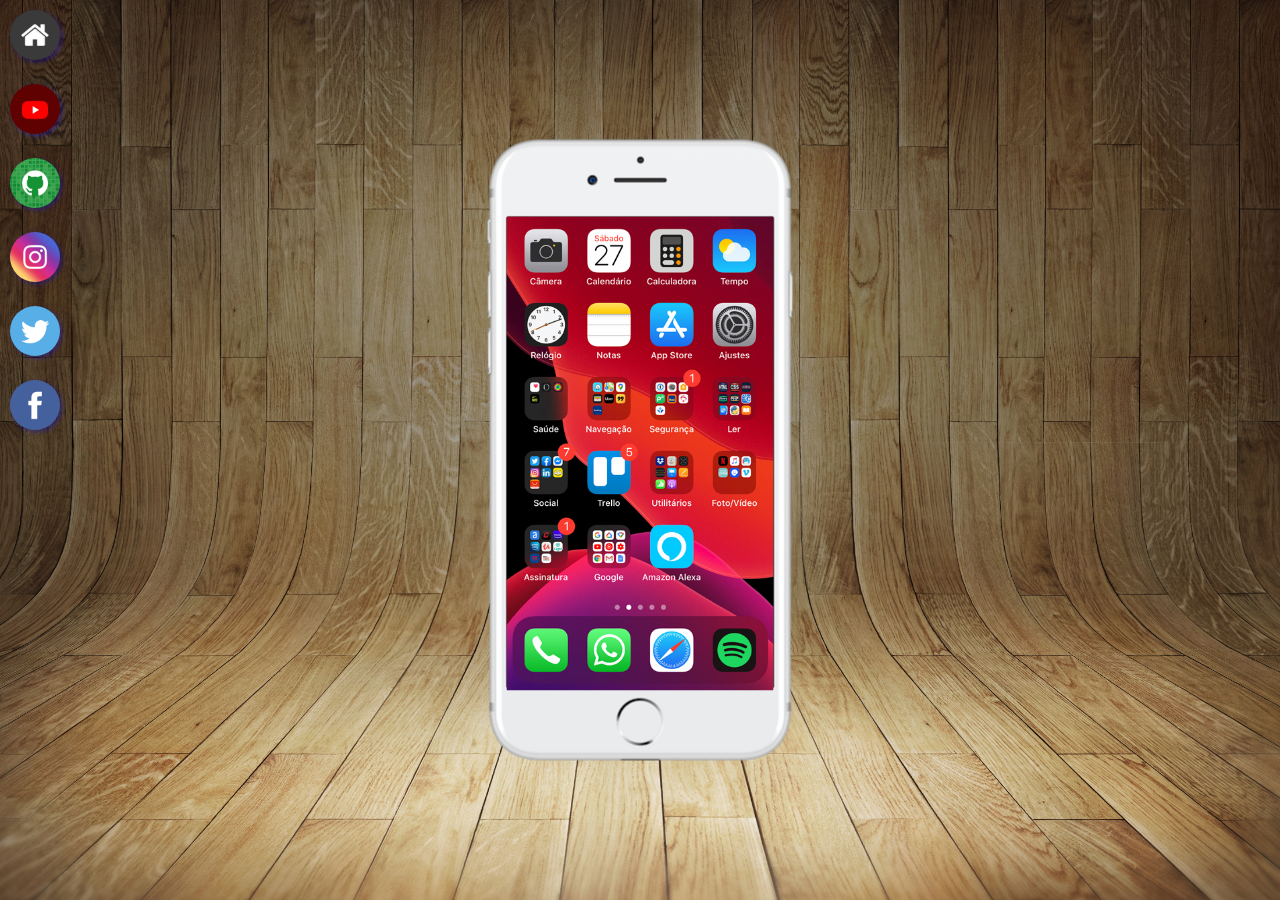
<file: index.html>
<!DOCTYPE html>
<html lang="pt-br">
<head>
    <meta charset="UTF-8">
    <meta name="viewport" content="width=device-width, initial-scale=1.0">
    <title>Projeto Redes Sociais</title>
    <link rel="shortcut icon" href="favicon.ico" type="image/x-icon">
    <link rel="stylesheet" href="estilos/style.css">
</head>
<body>
    <main>
        <section id="telefone">
            <iframe src="home.html" name="tela" id="tela" frameborder="0"></iframe>
        </section>

        <section id="redes-sociais">
            <a href="home.html" target="tela"><img src="imagens/logo-home.jpg" alt=""></a><br>
            <a href="youtube.html" target="tela"><img src="imagens/logo-youtube.jpg" alt=""></a><br>
            <a href="github.html" target="tela"><img src="imagens/logo-github.jpg" alt=""></a><br>
            <a href="insta.html" target="tela"><img src="imagens/logo-instagram.jpg" alt=""></a><br>
            <a href="x.html" target="tela"><img src="imagens/logo-twitter.jpg" alt=""></a><br>
            <a href="facebook.html" target="tela"><img src="imagens/logo-facebook.jpg" alt=""></a>
        </section>
    </main>
</body>
</html>
</file>
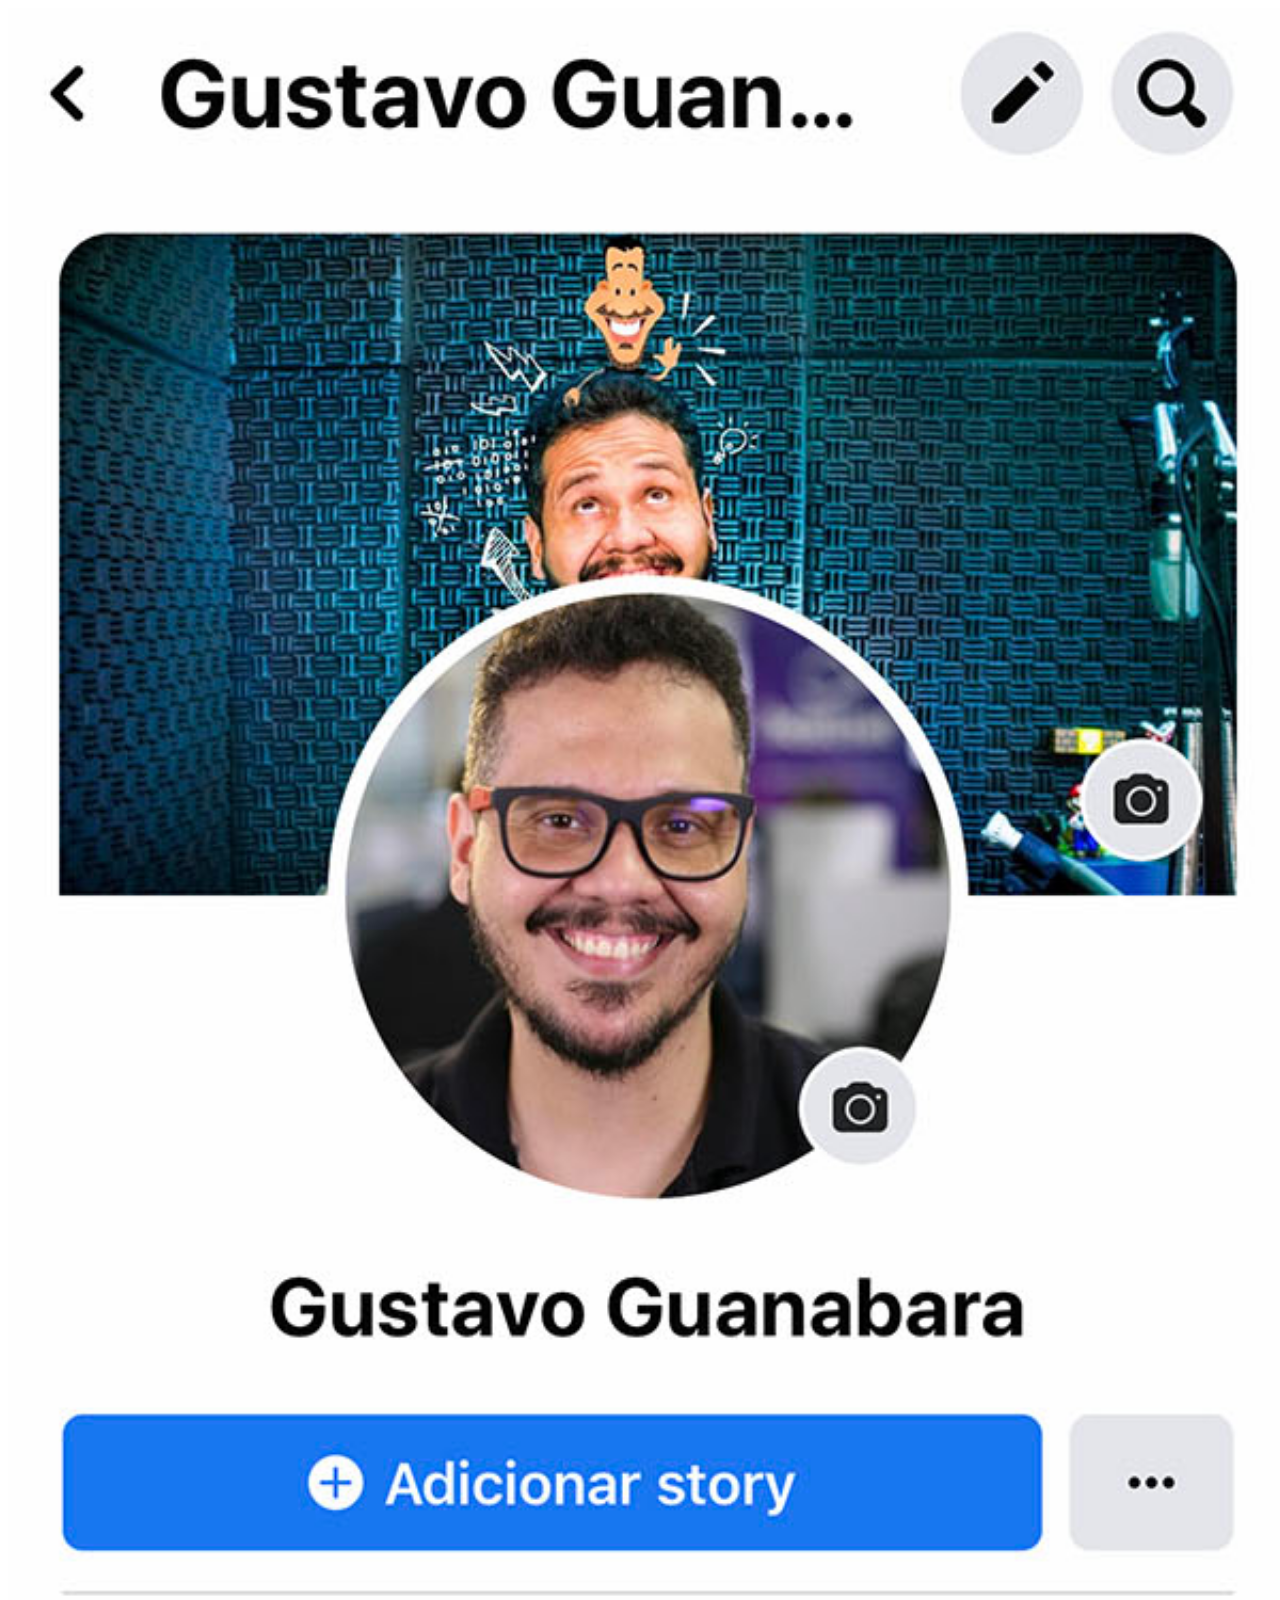
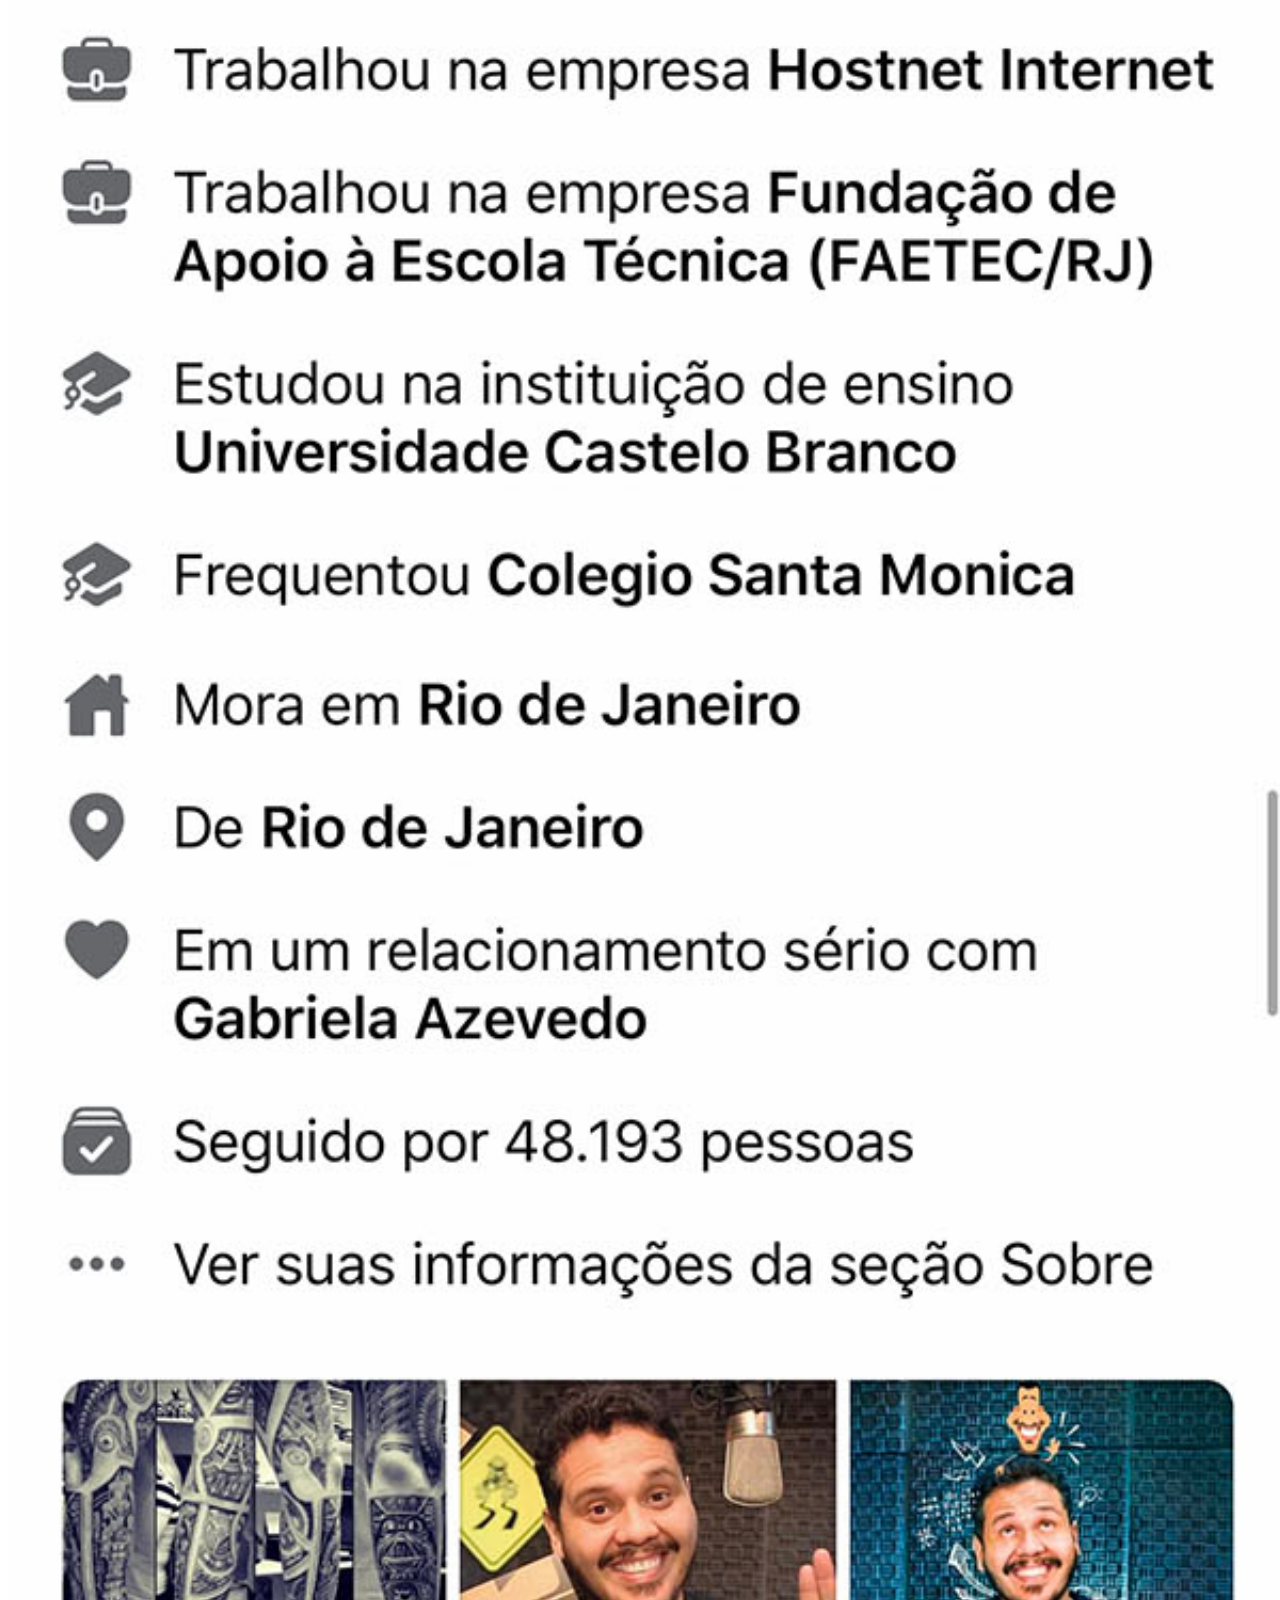
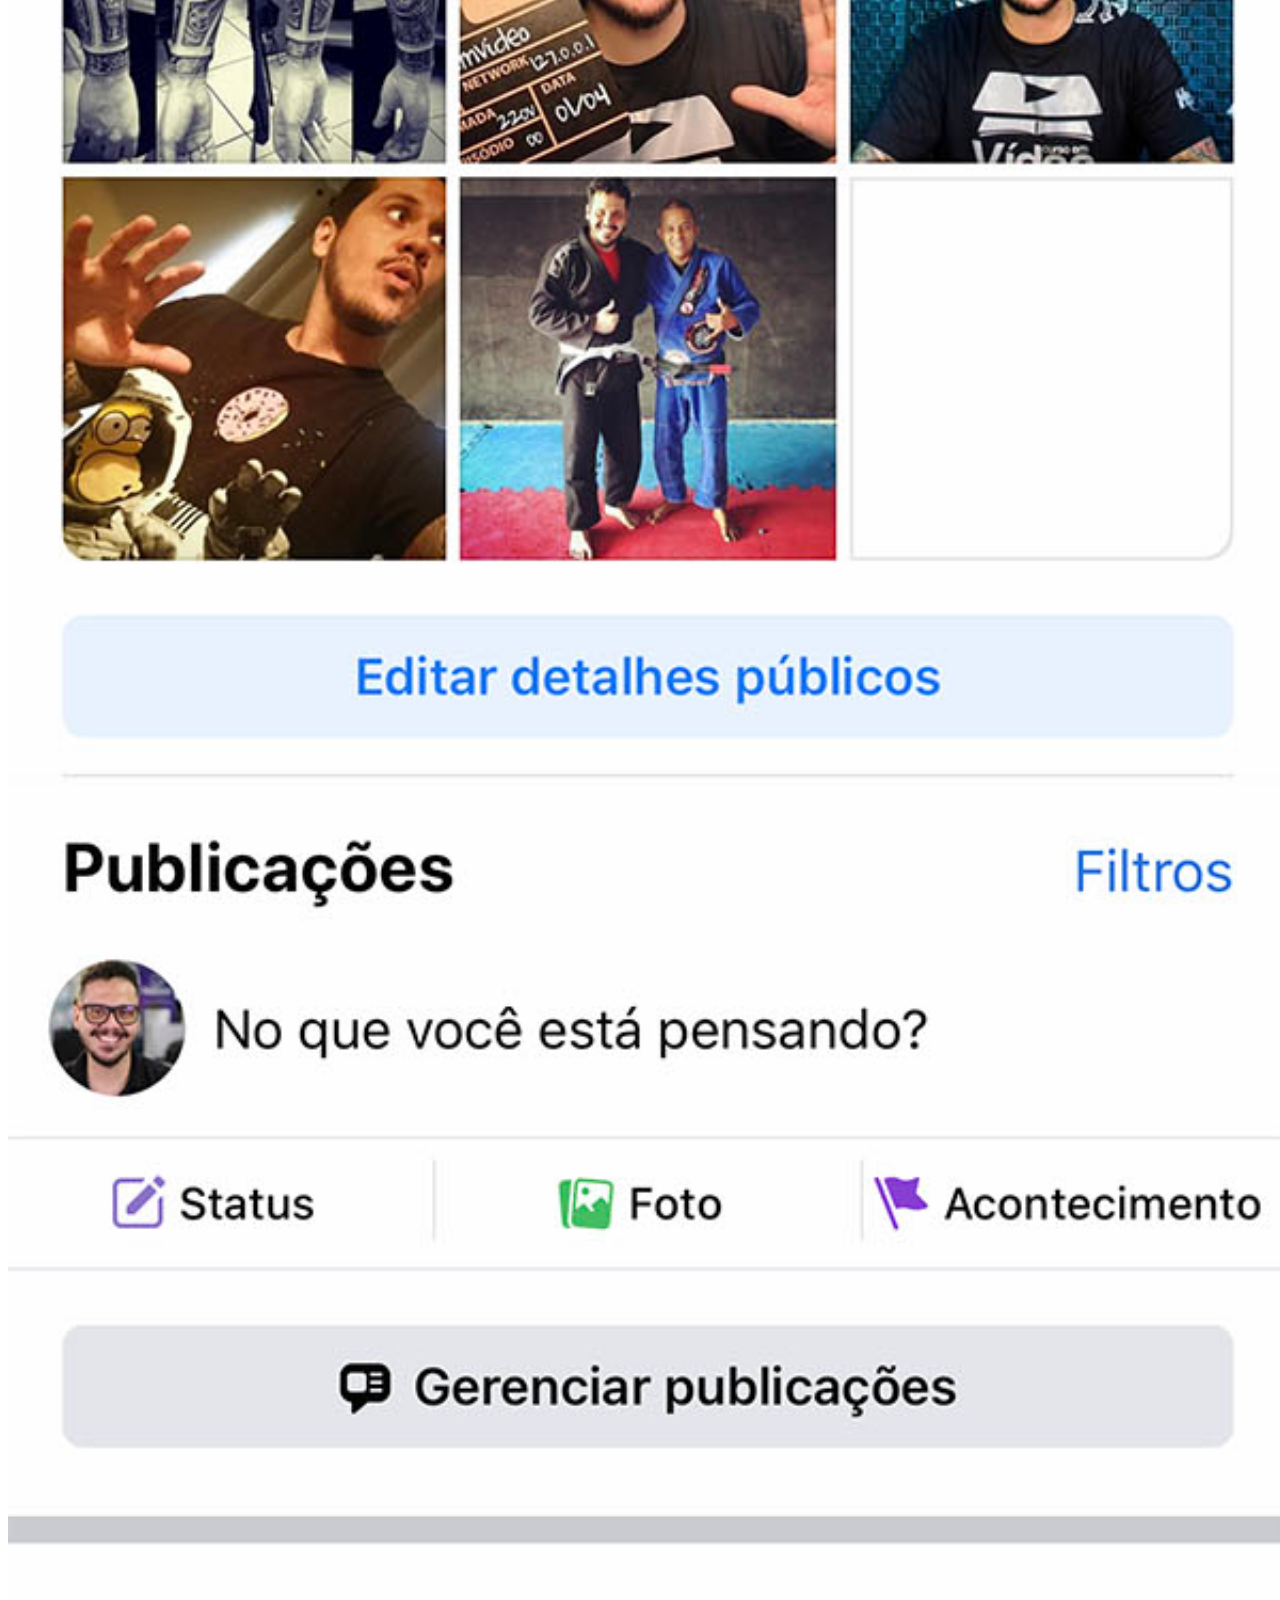
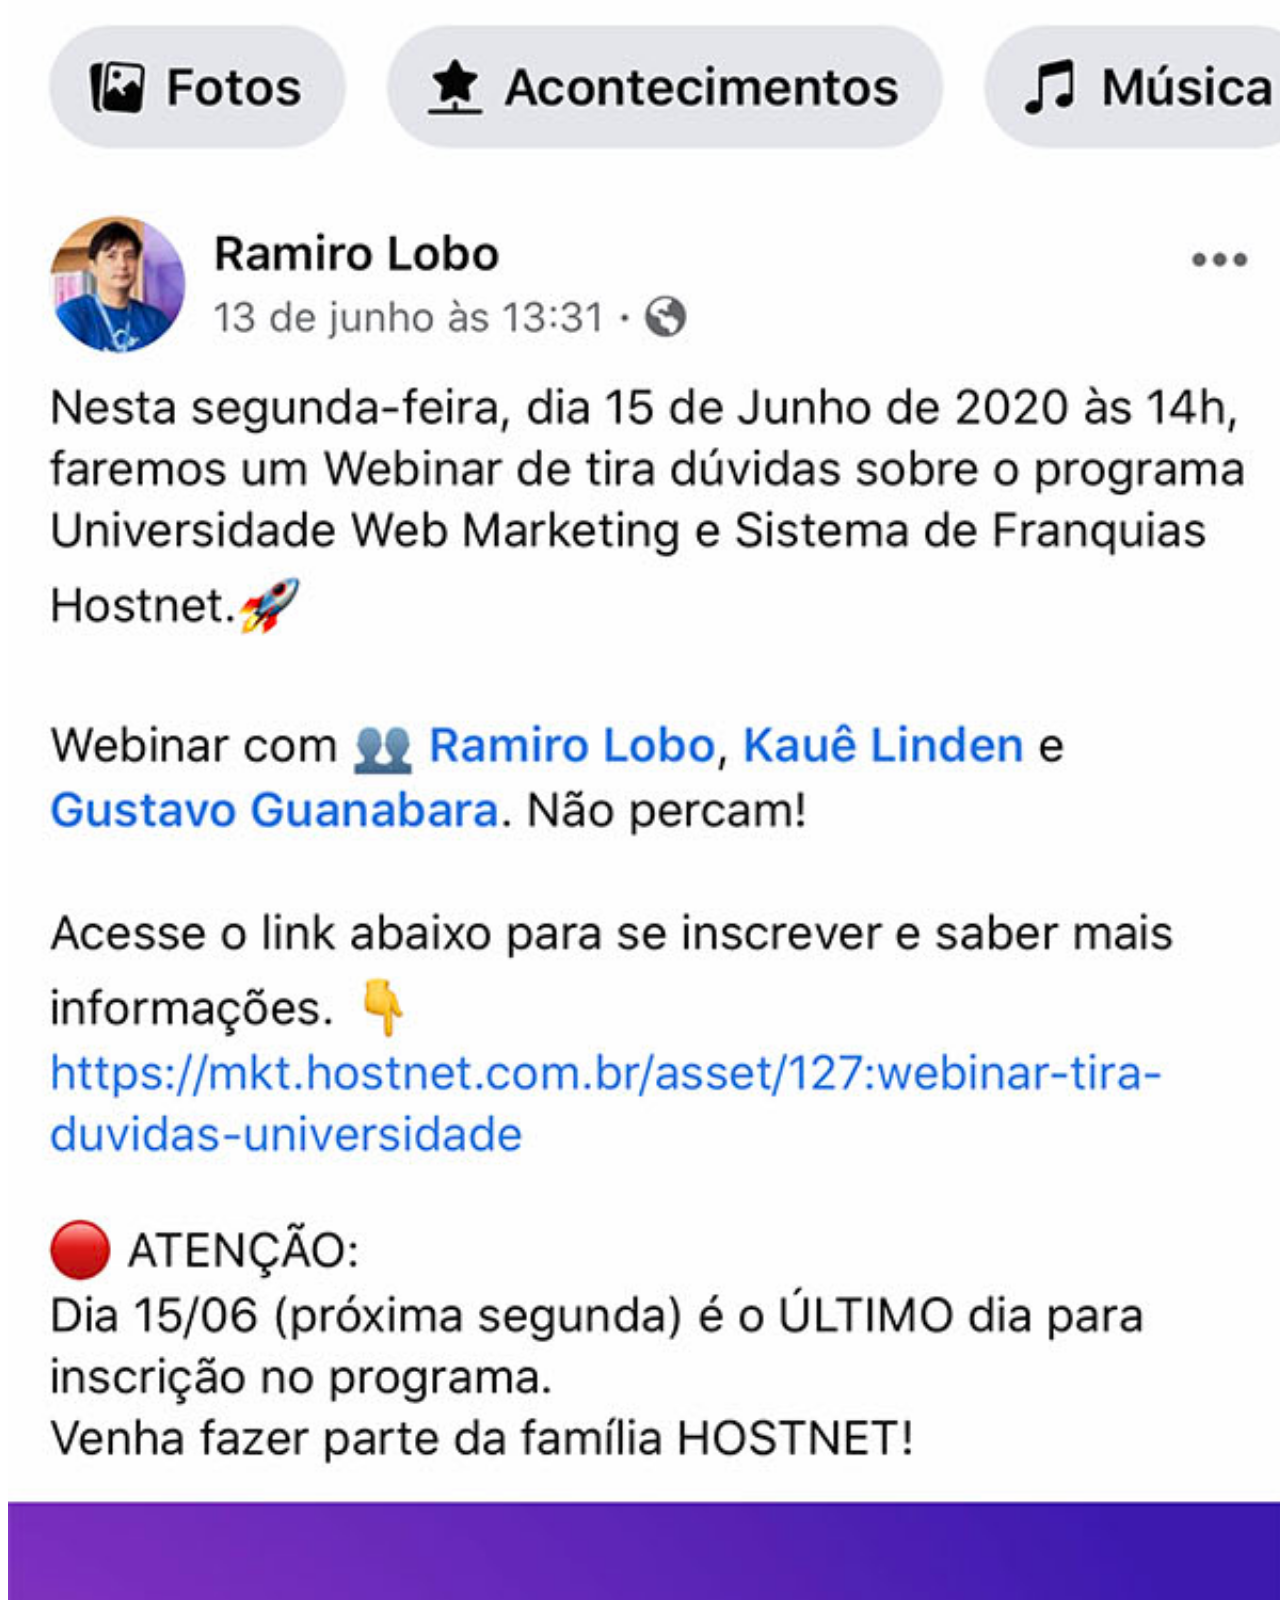
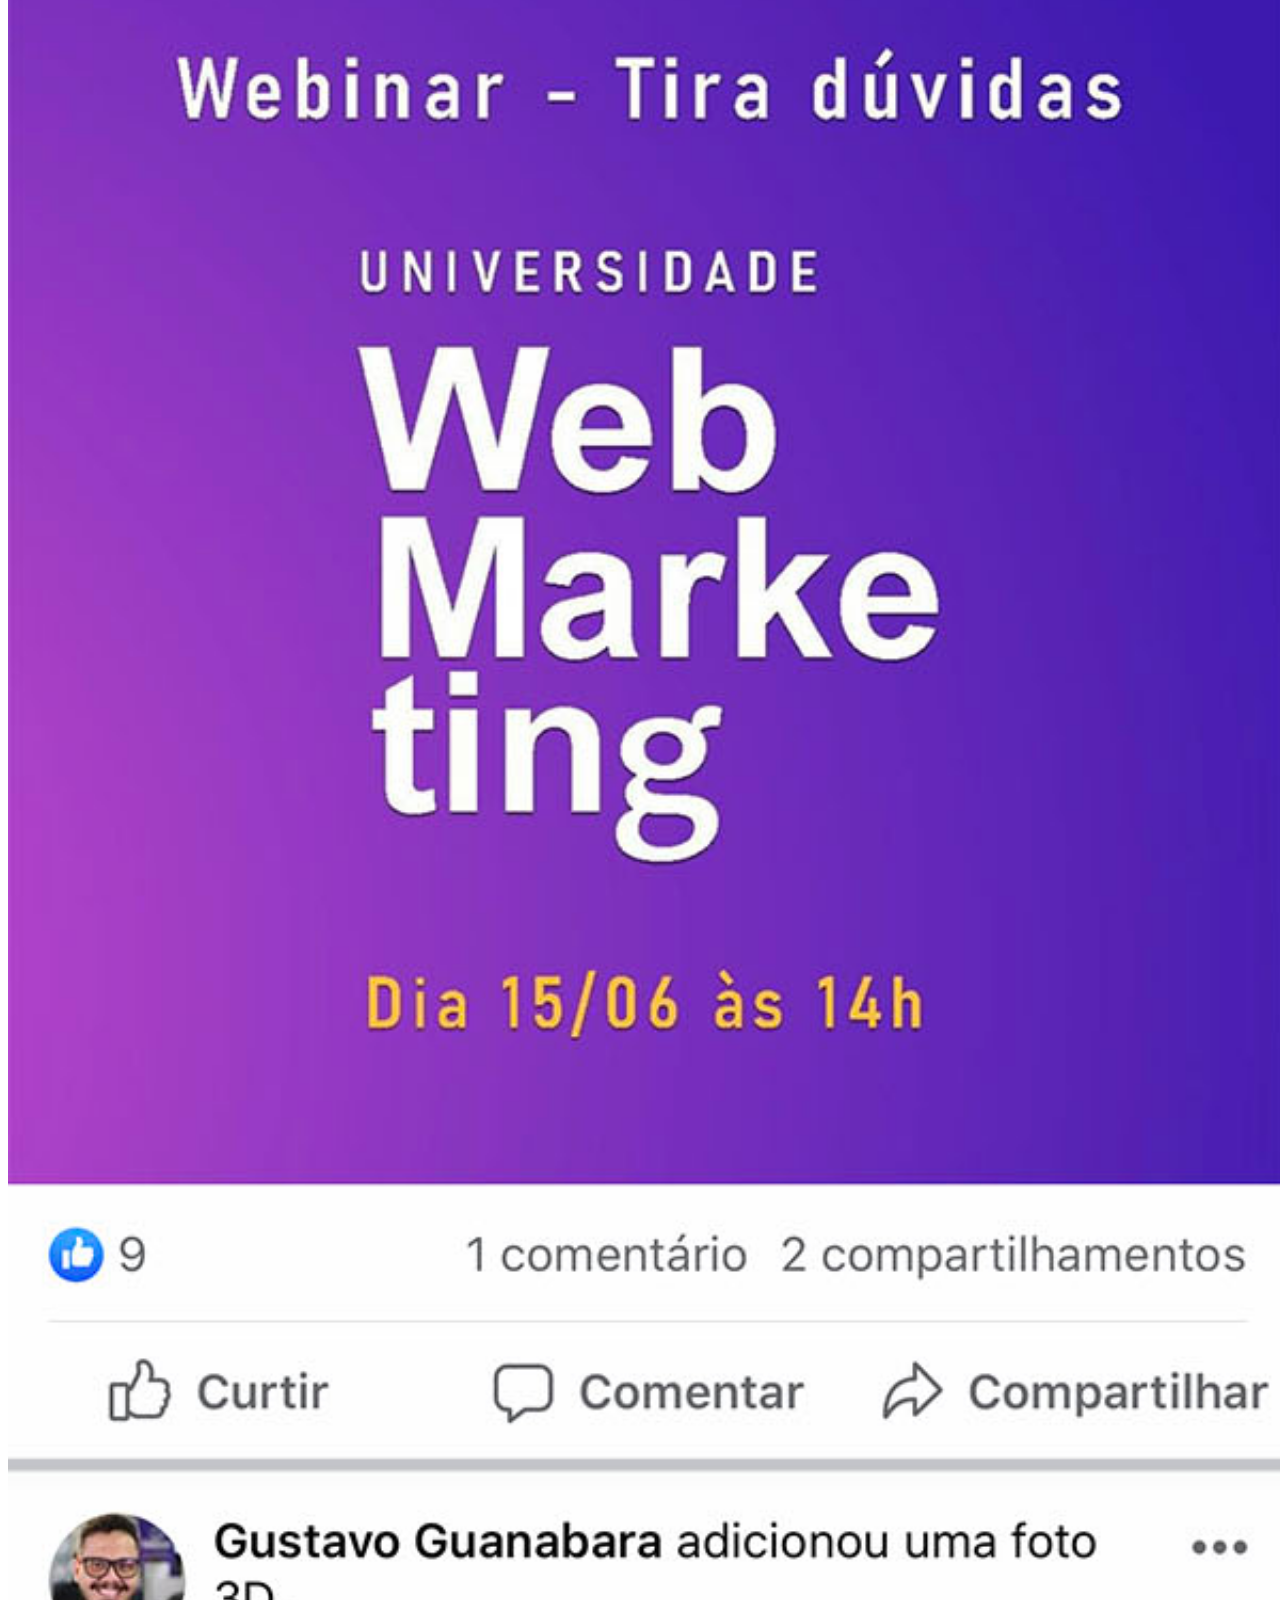
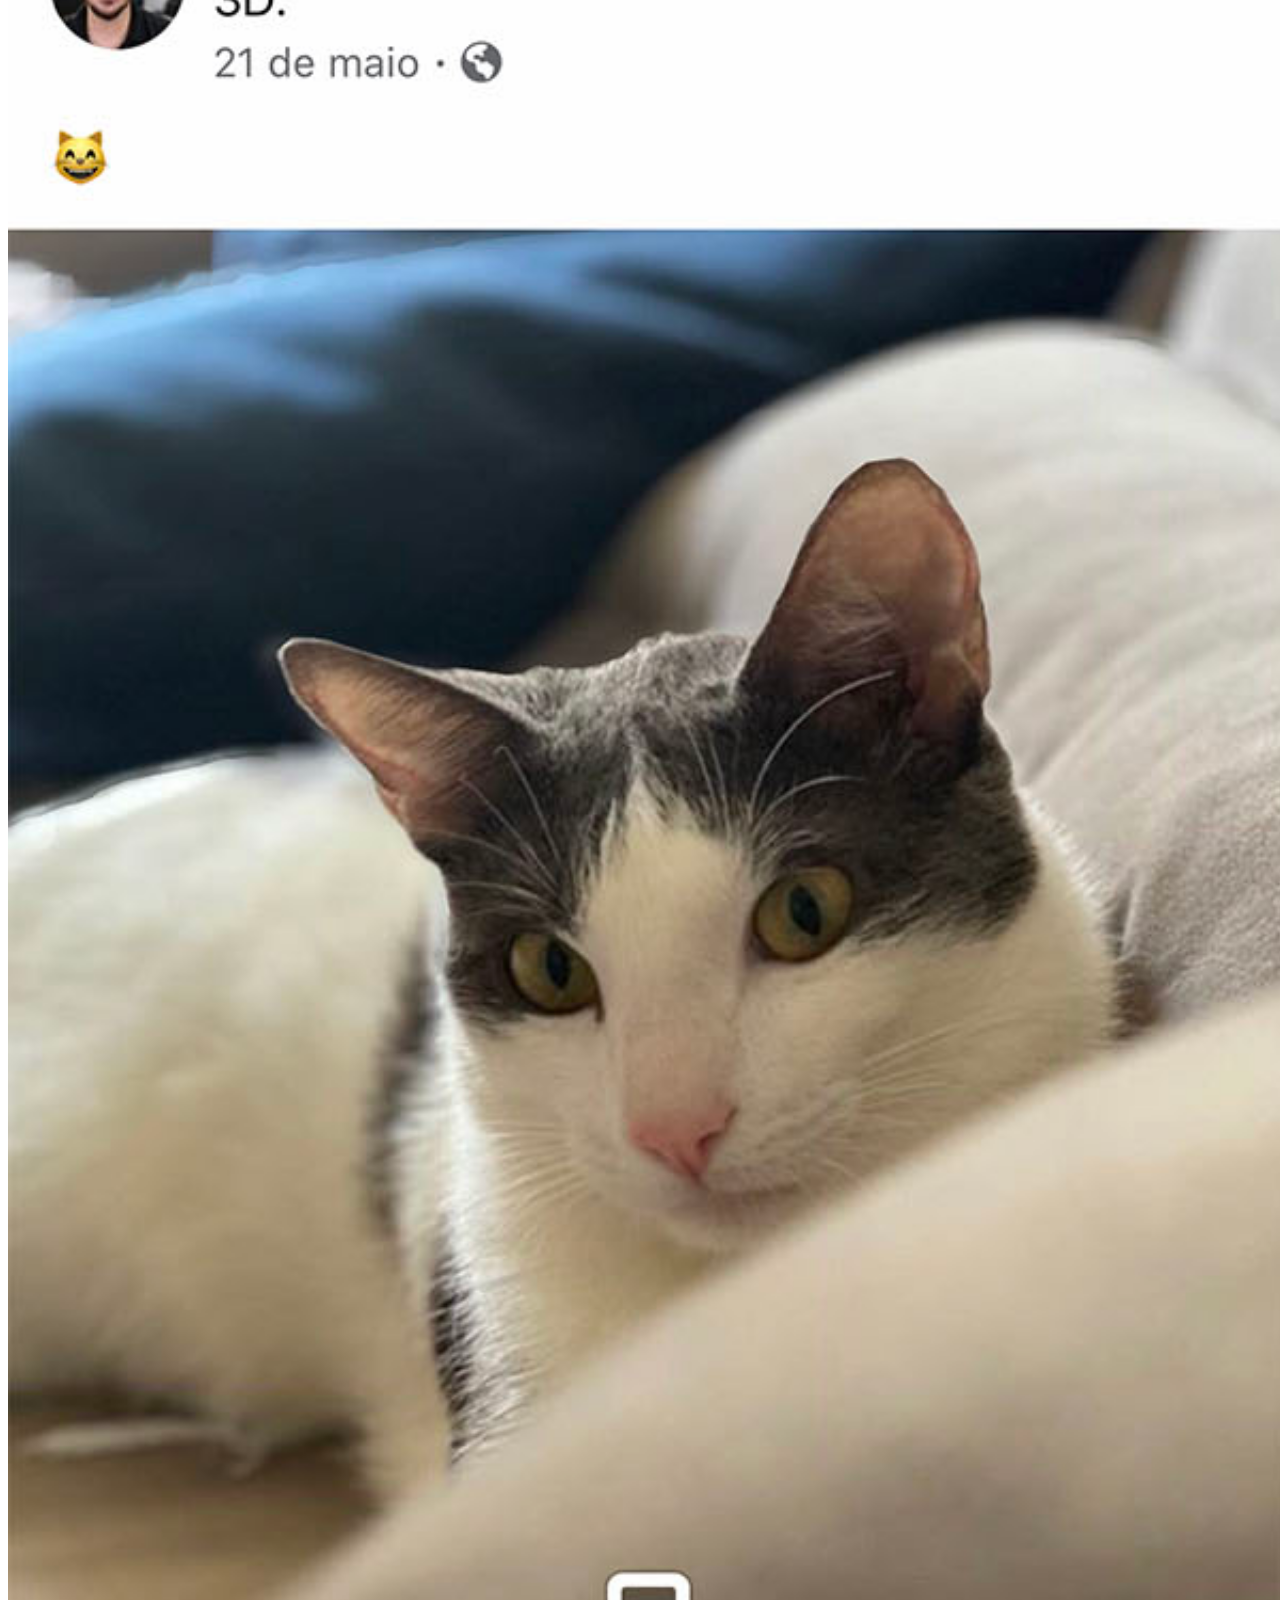
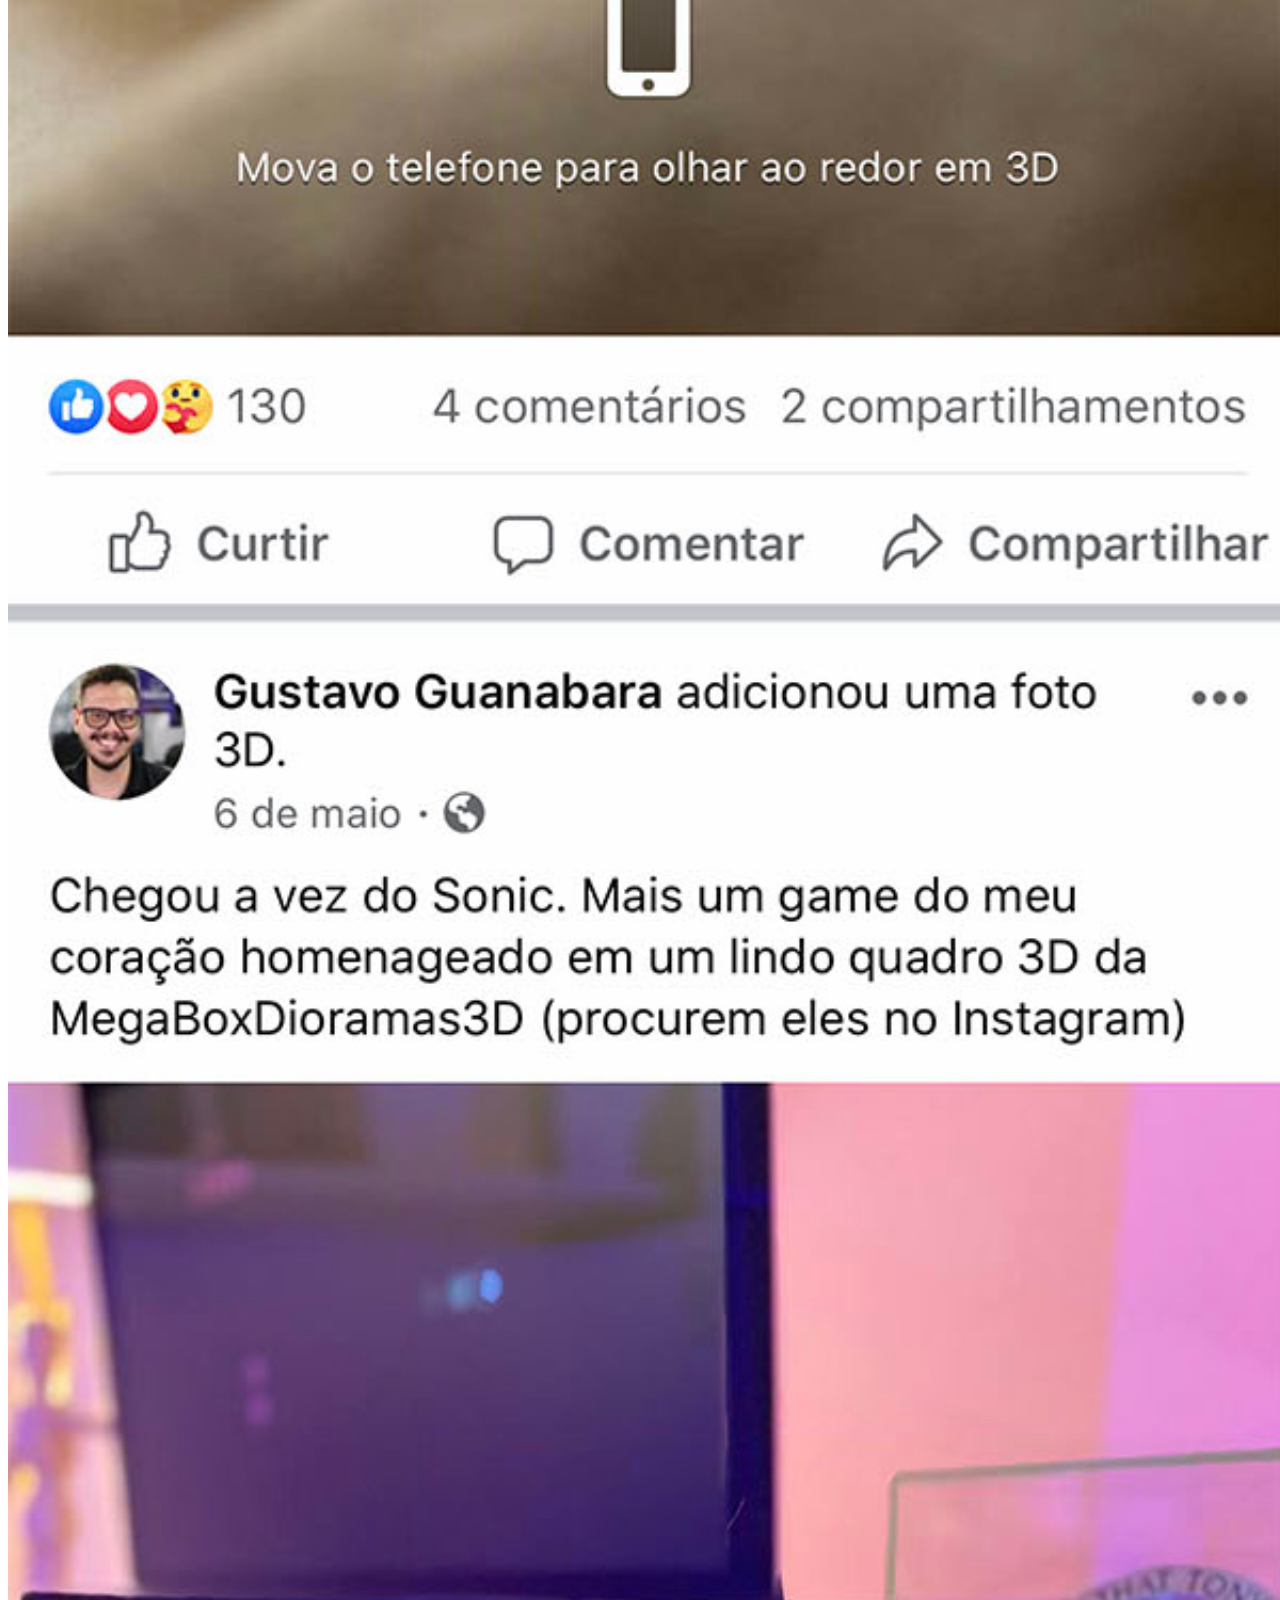
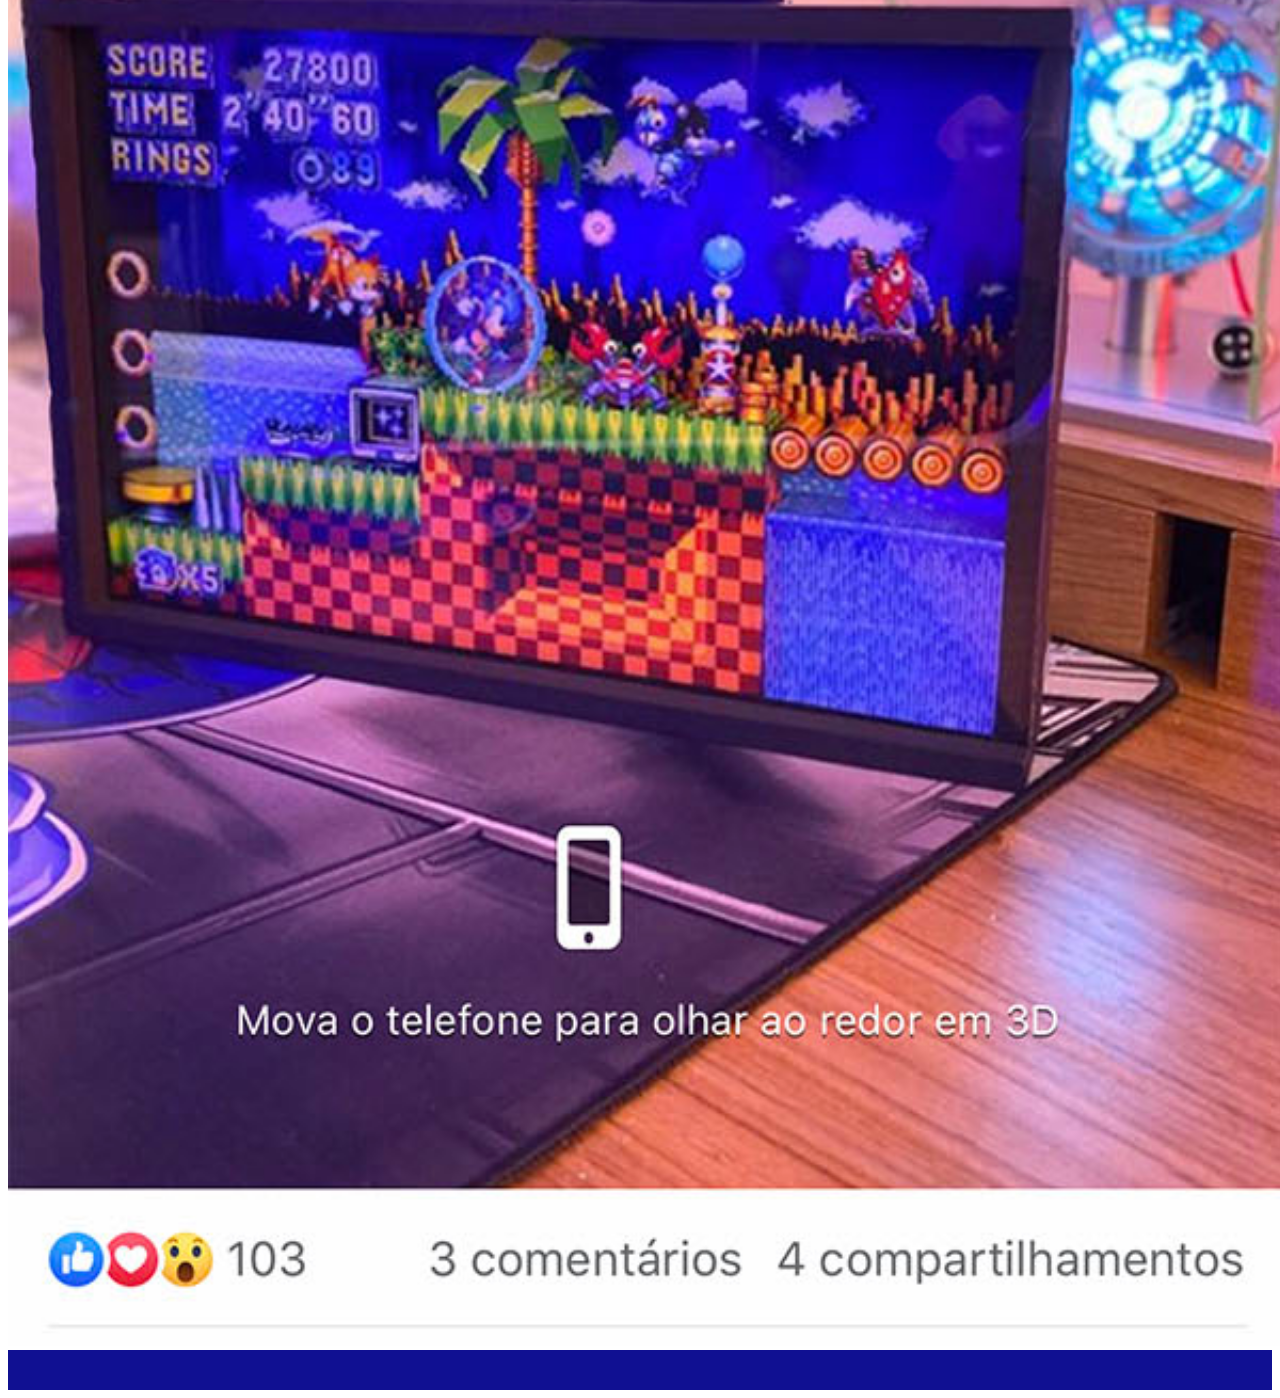
<file: facebook.html>
<!DOCTYPE html>
<html lang="pt-br">
<head>
    <meta charset="UTF-8">
    <meta name="viewport" content="width=device-width, initial-scale=1.0">
    <title>facebook</title>
    <link rel="stylesheet" href="estilos/socias.css">
</head>
<body>
    <img src="imagens/tela-facebook.jpg" alt="">
    <a href="https://www.facebook.com/gustavoguanabara/"></a>
</body>
</html>
</file>
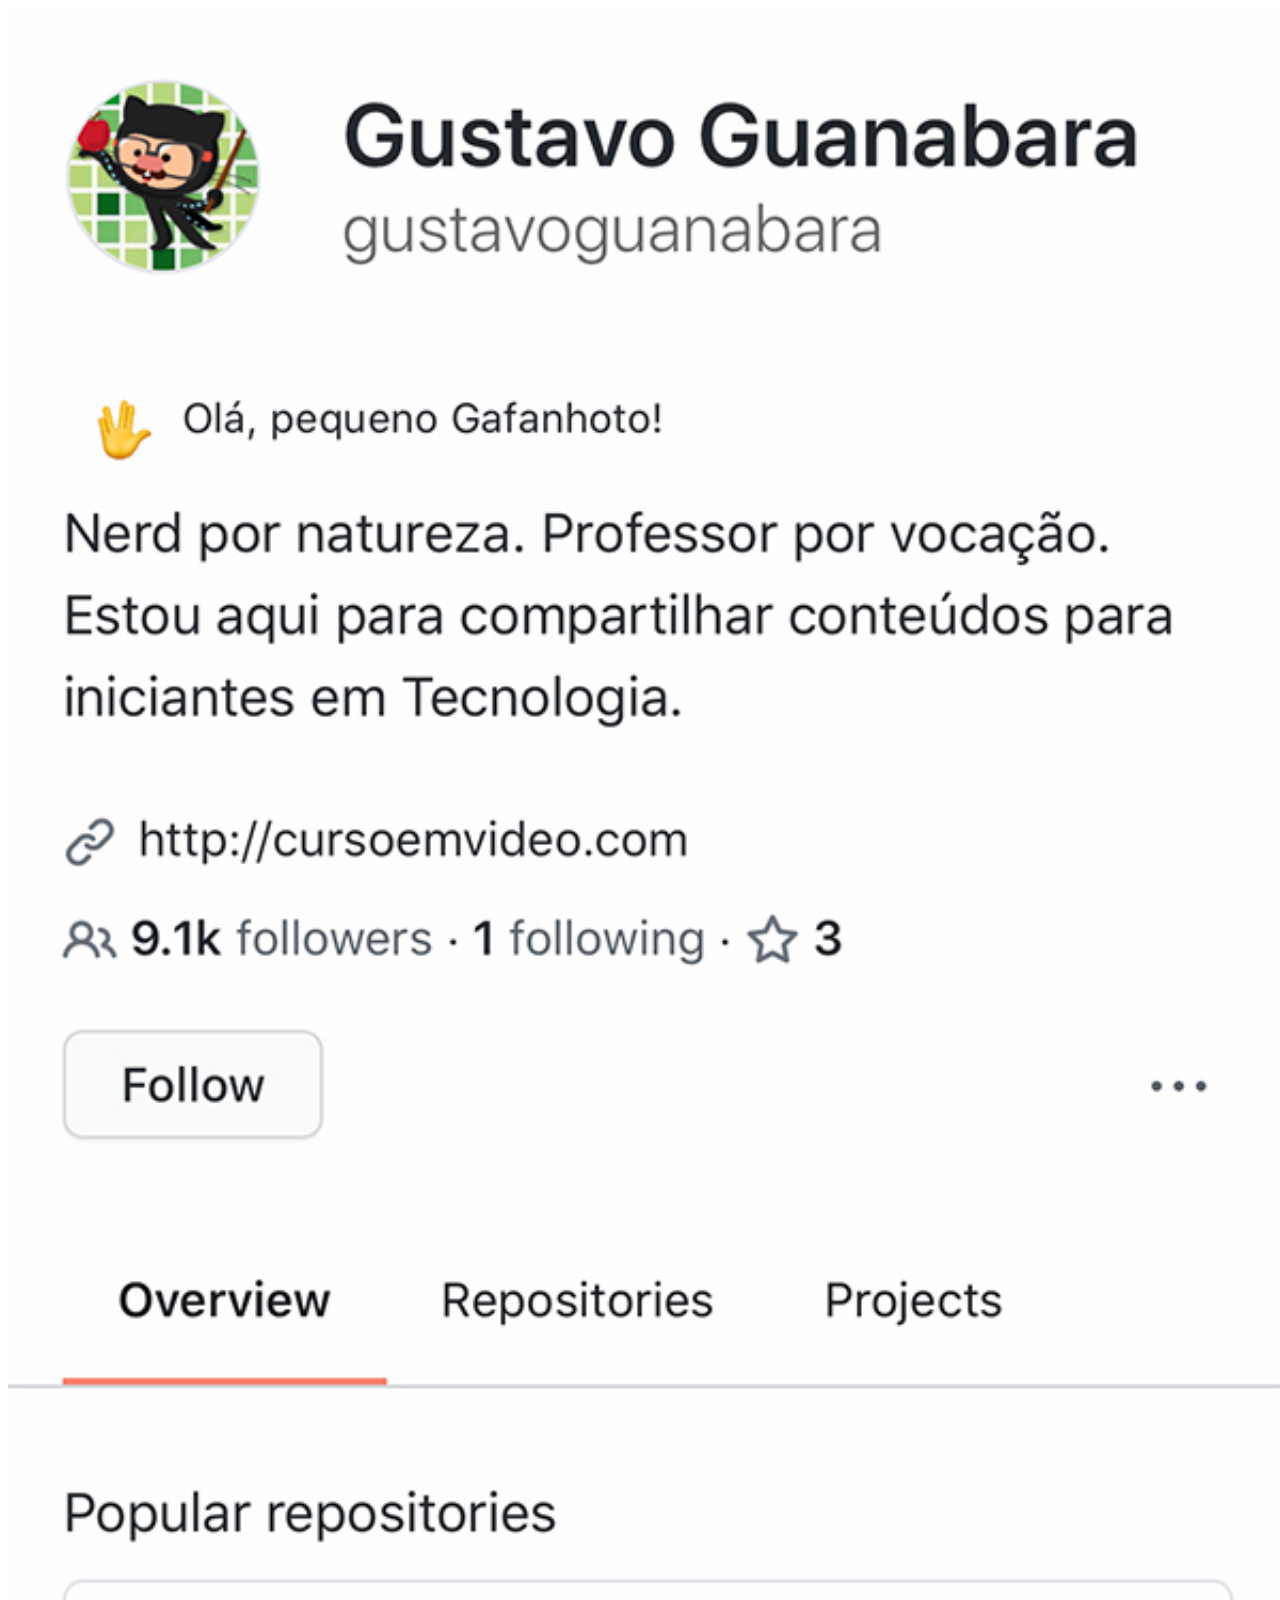
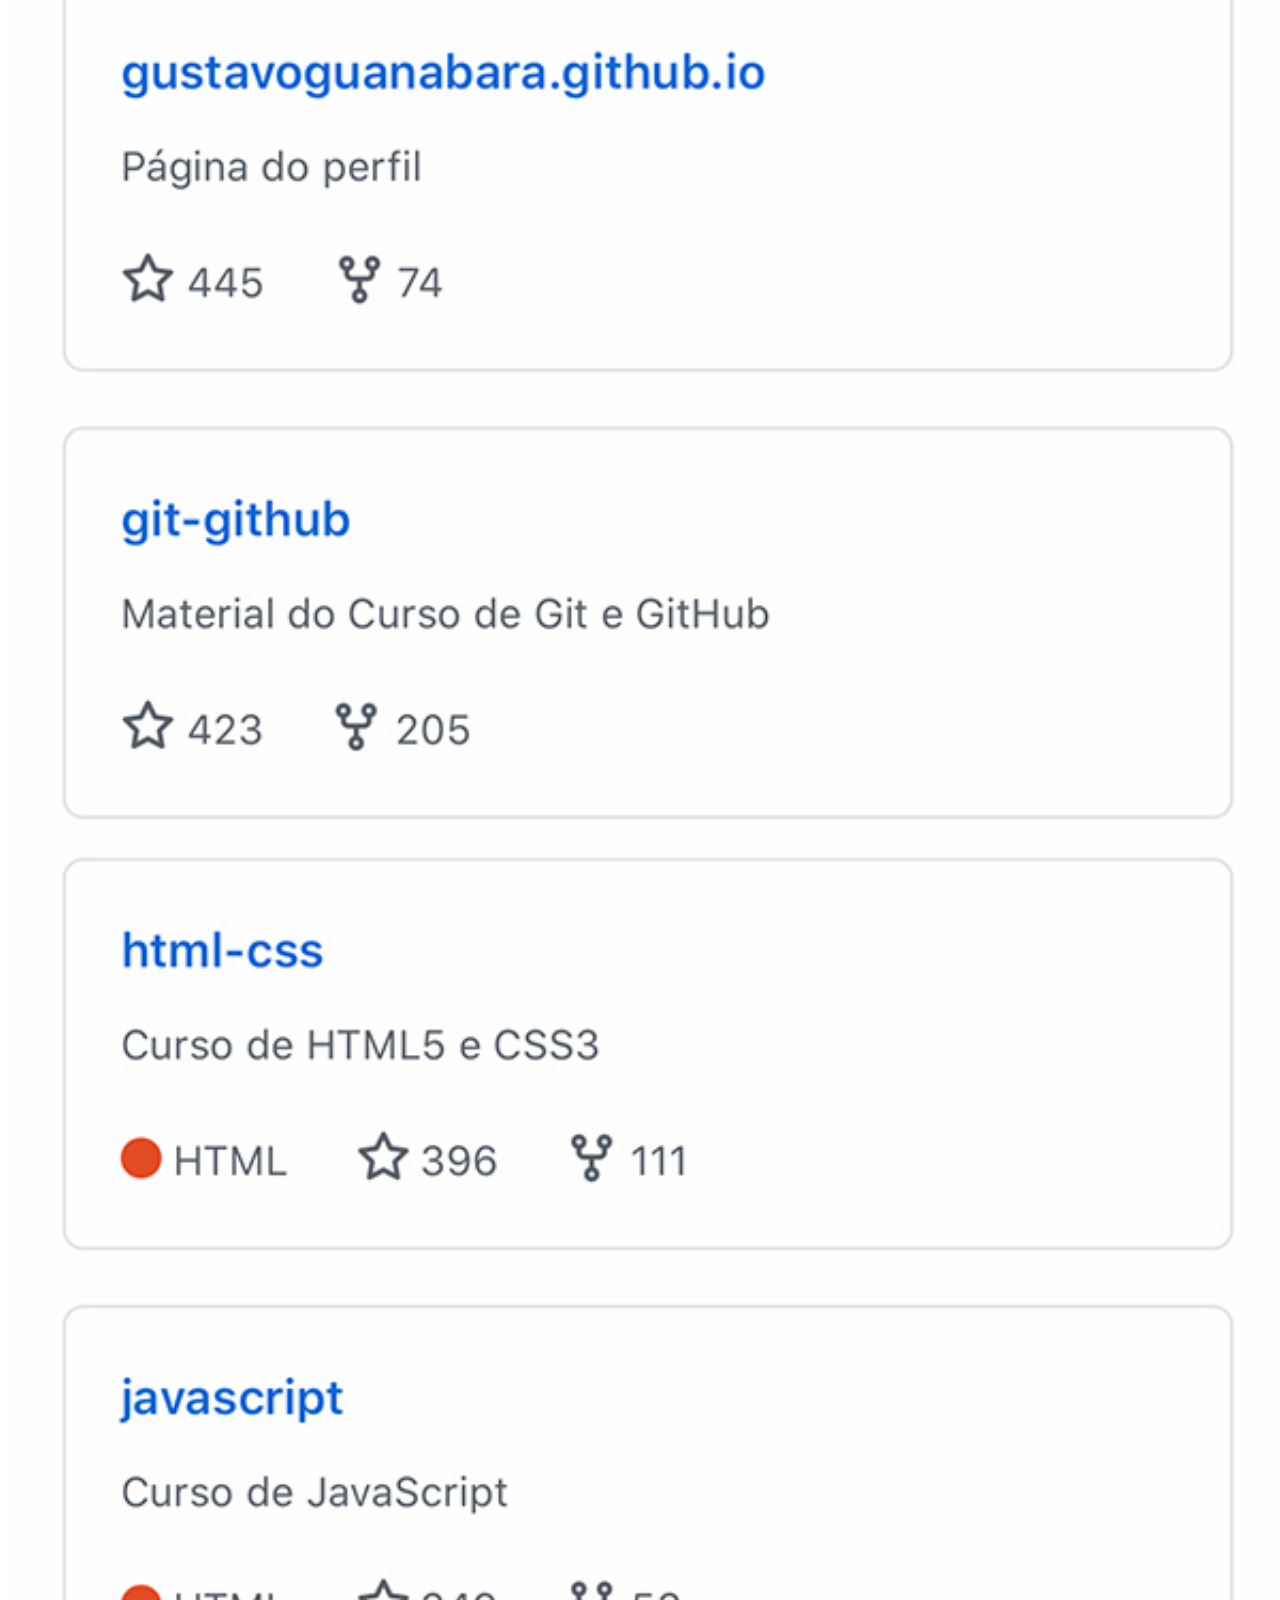
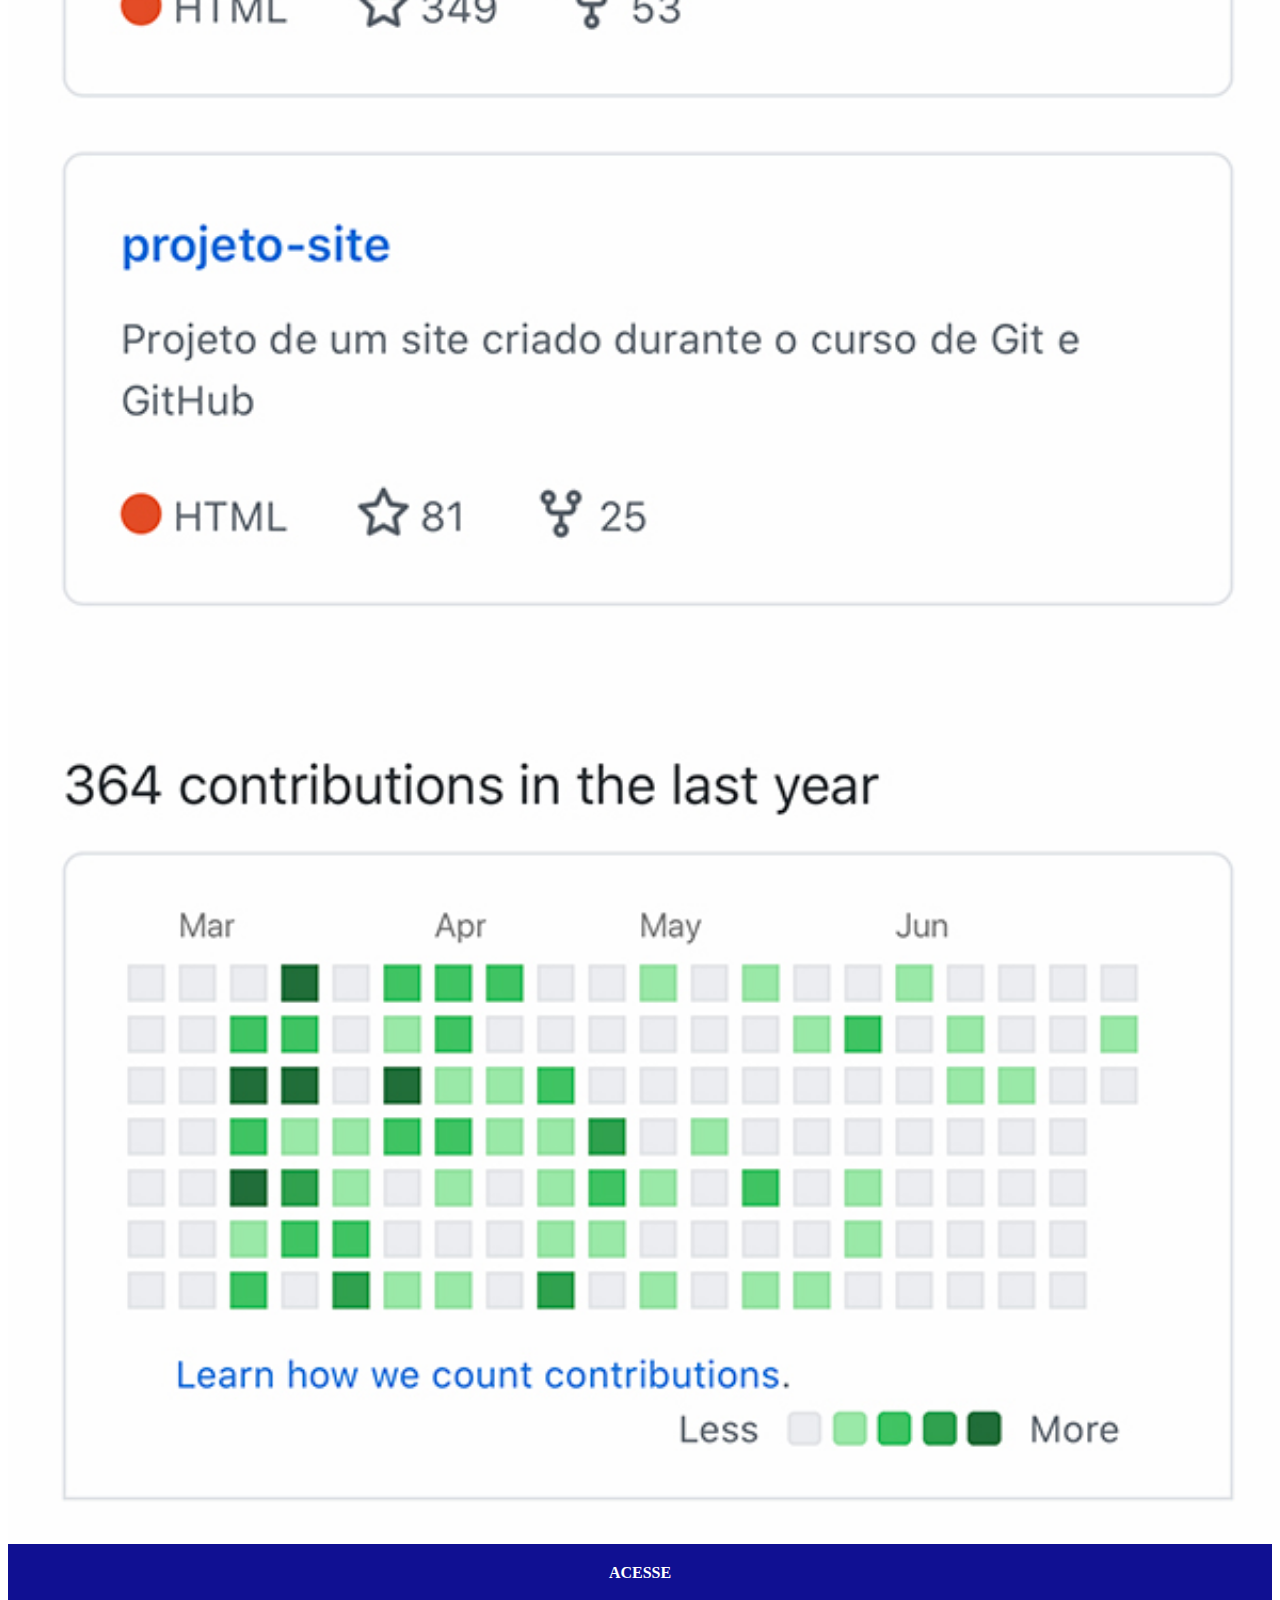
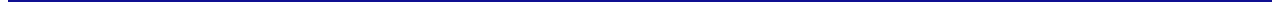
<file: github.html>
<!DOCTYPE html>
<html lang="pt-br">
<head>
    <meta charset="UTF-8">
    <meta name="viewport" content="width=device-width, initial-scale=1.0">
    <title>github</title>
    <link rel="stylesheet" href="estilos/socias.css">
</head>
<body>
    <img src="imagens/tela-github.jpg" alt="">
    <a href="https://github.com/gustavoguanabara" target="_blank">ACESSE</a>
</body>
</html>
</file>
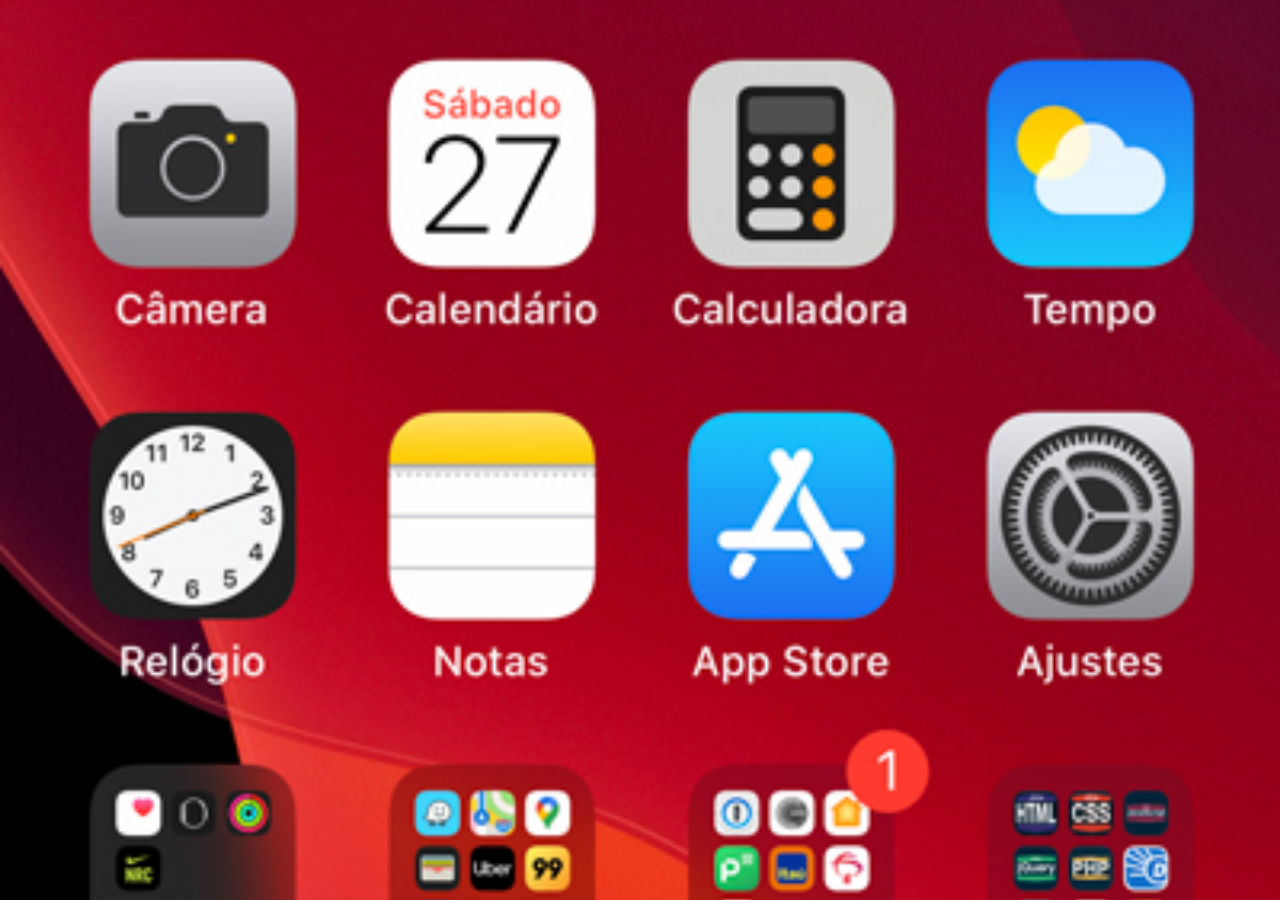
<file: home.html>
<!DOCTYPE html>
<html lang="pt-br">
<head>
    <meta charset="UTF-8">
    <meta name="viewport" content="width=device-width, initial-scale=1.0">
    <title>home</title>
    <style>
        *{
            margin: 0px ;
            padding: 0px;
        }
    
        body{
            height: 100vh;
            width: 100vw;
           background:url(imagens/tela-home.jpg) no-repeat top center;
           background-size: cover;
    
        }
    </style>
</head>

<body>
    
</body>
</html>
</file>
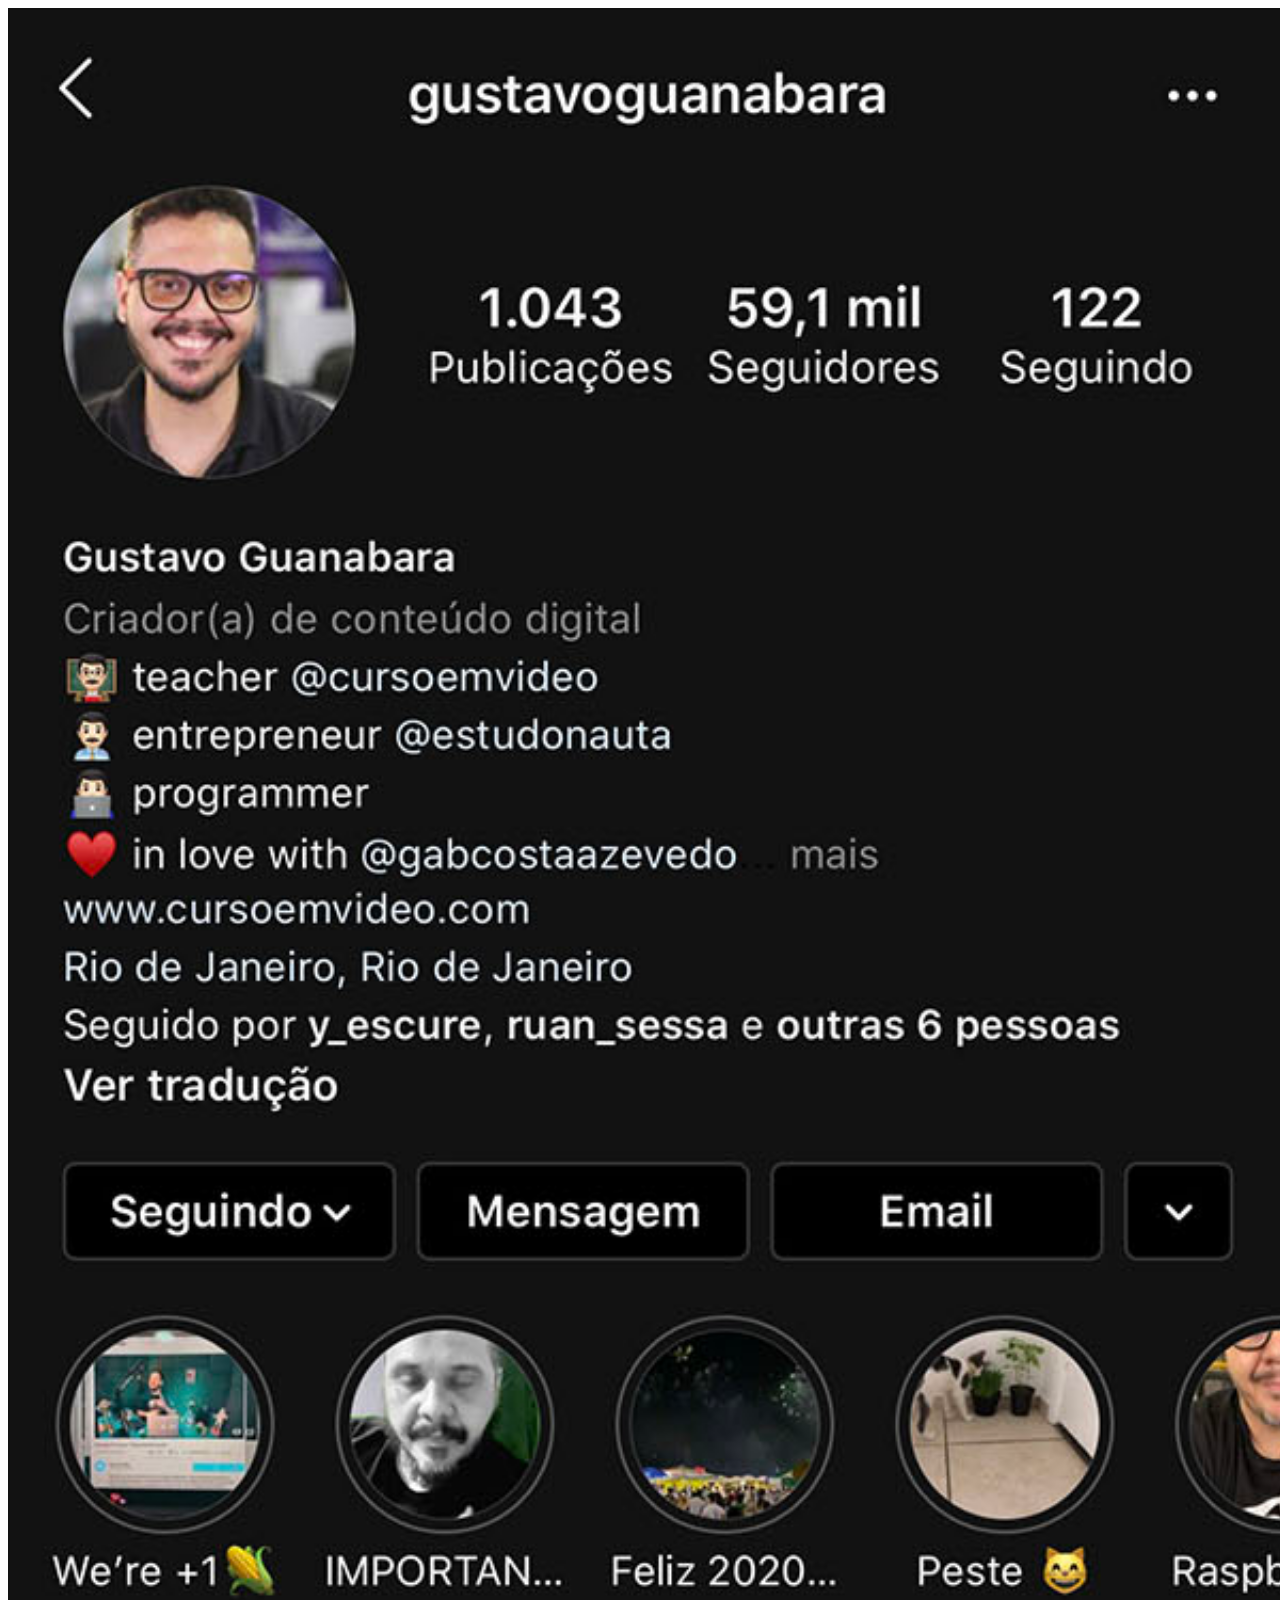
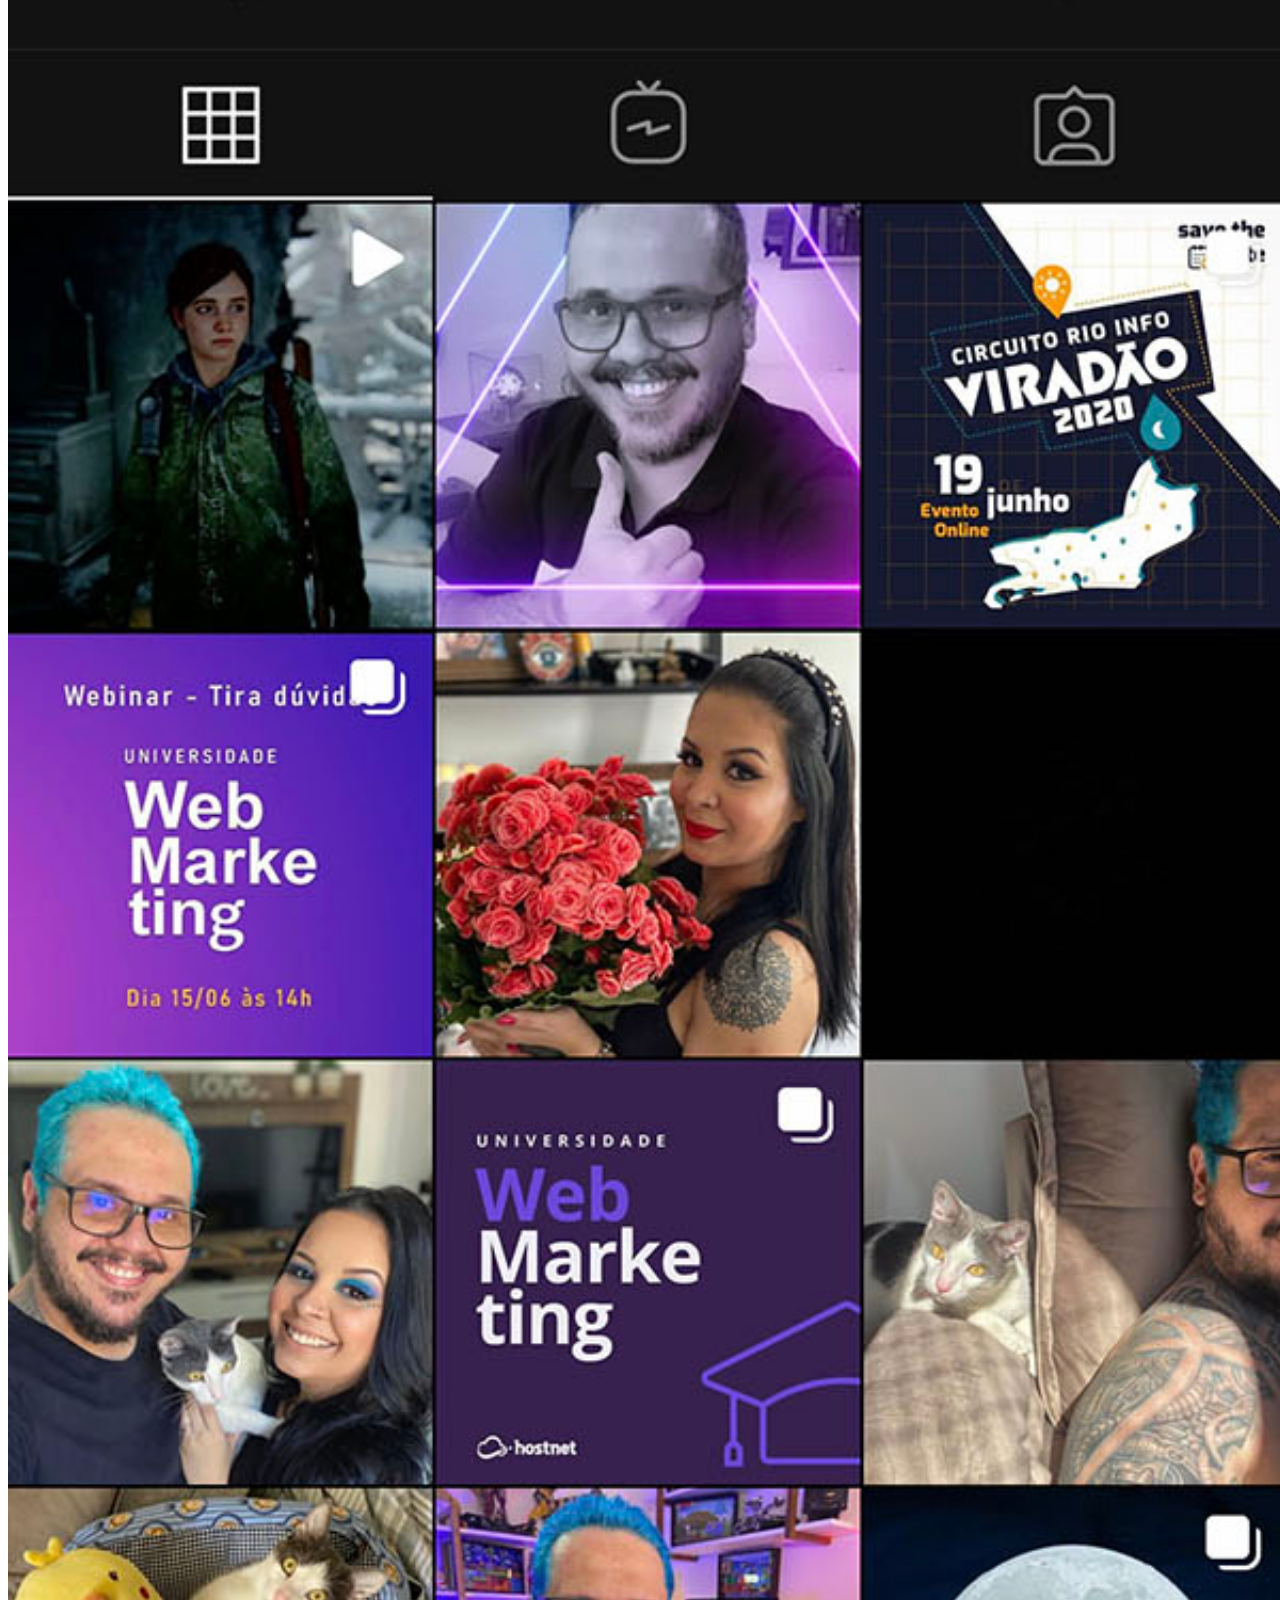
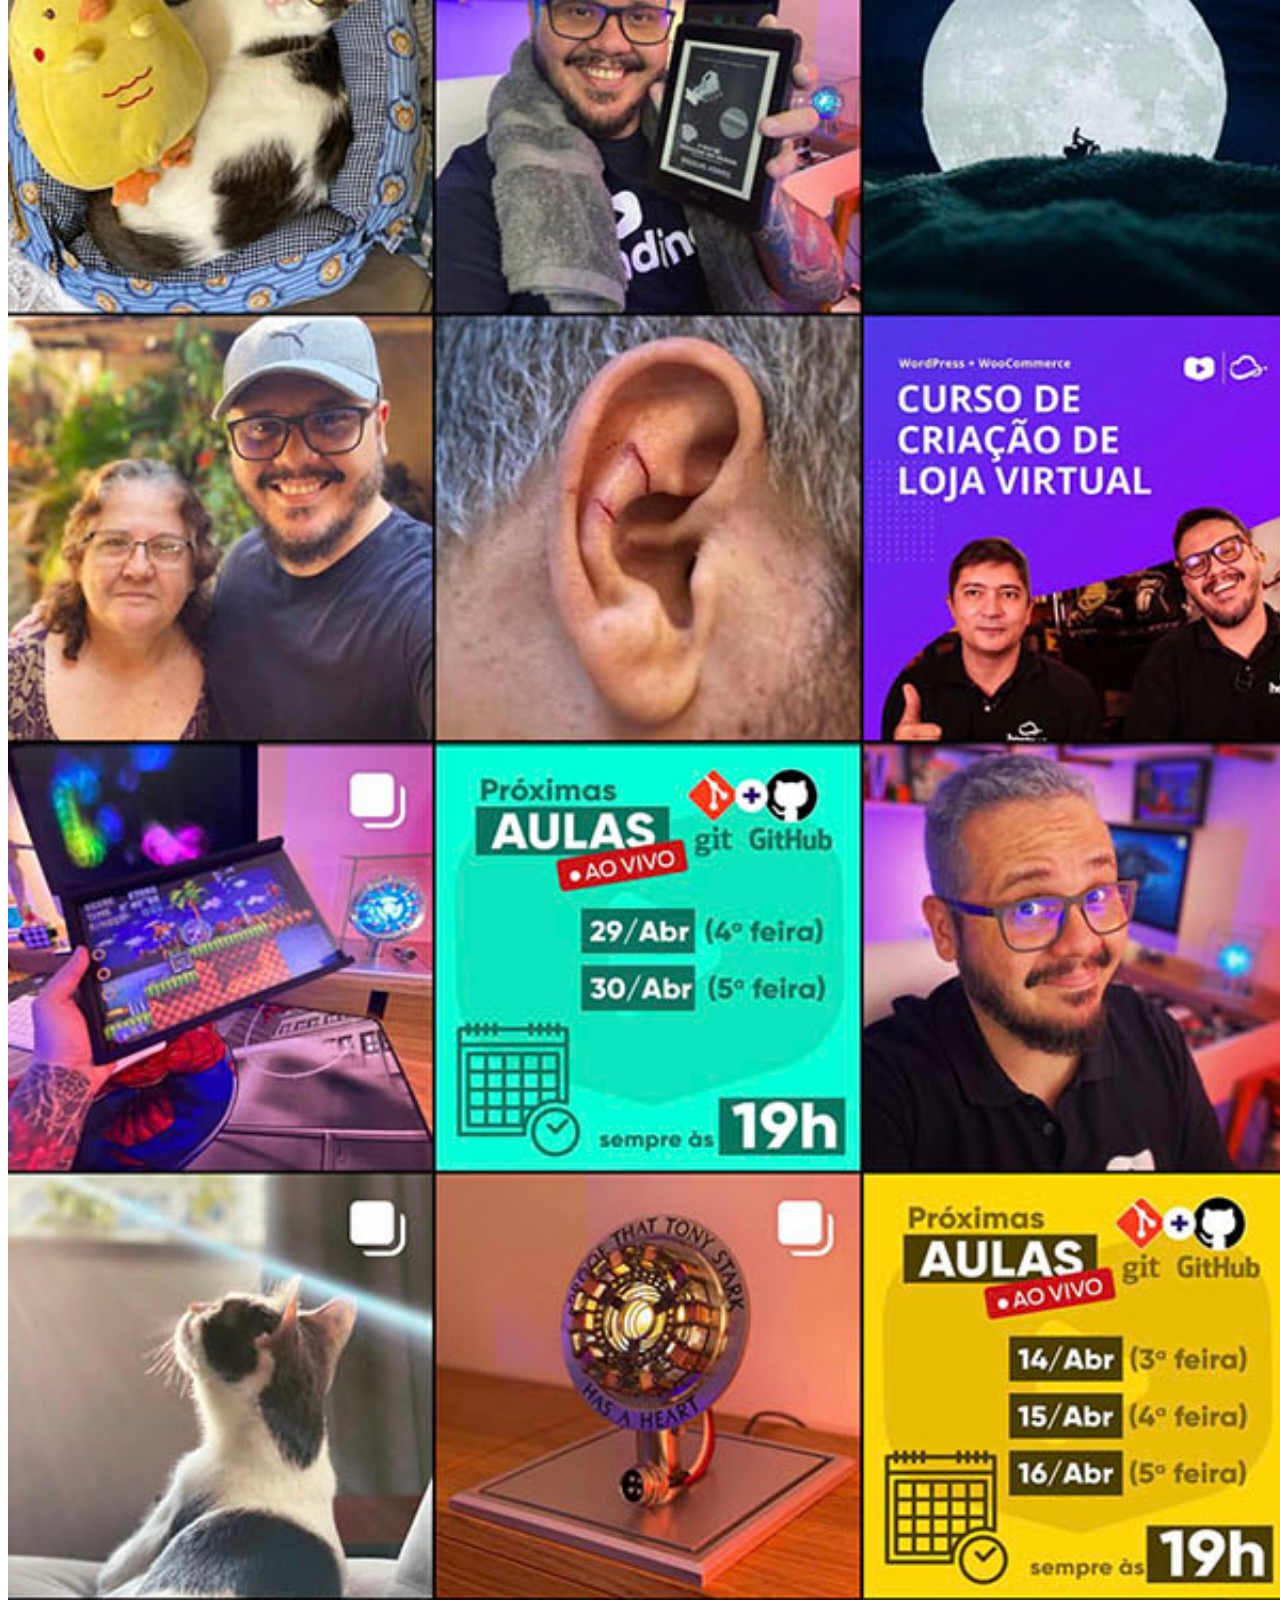
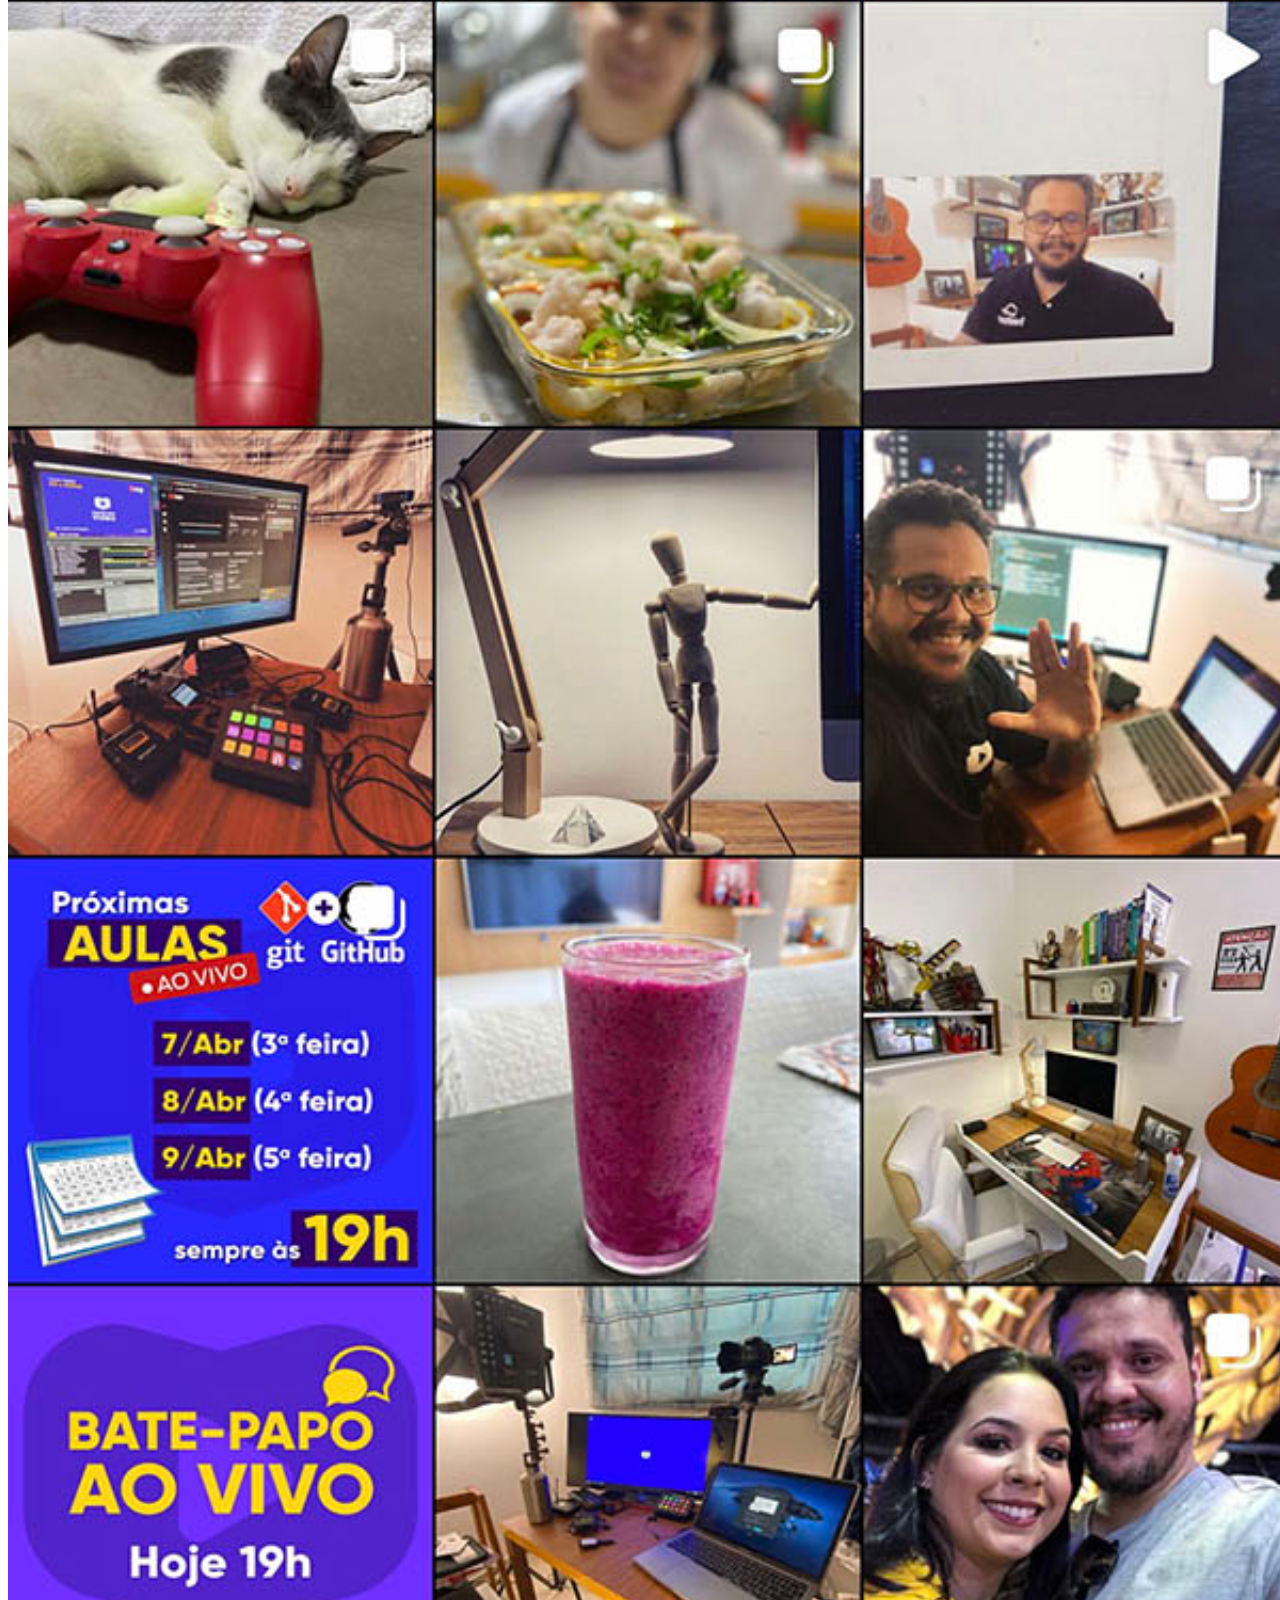
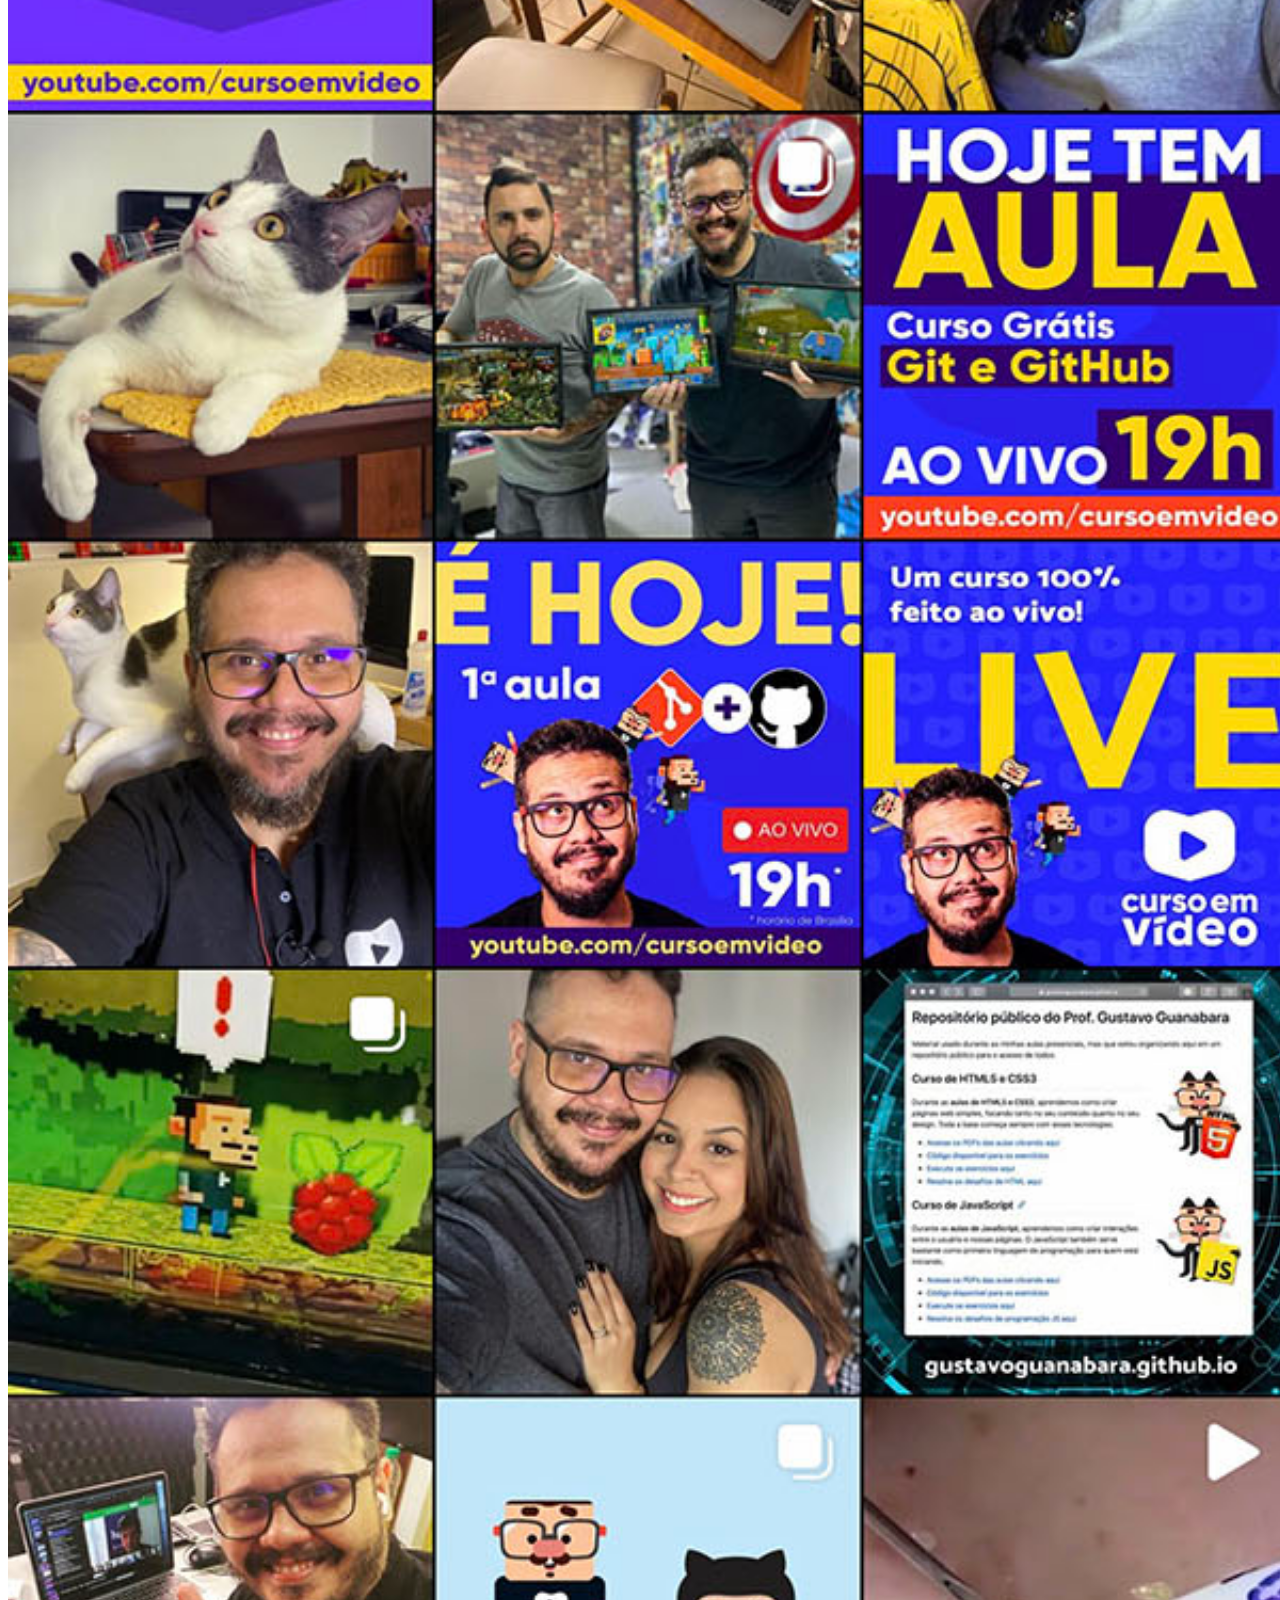
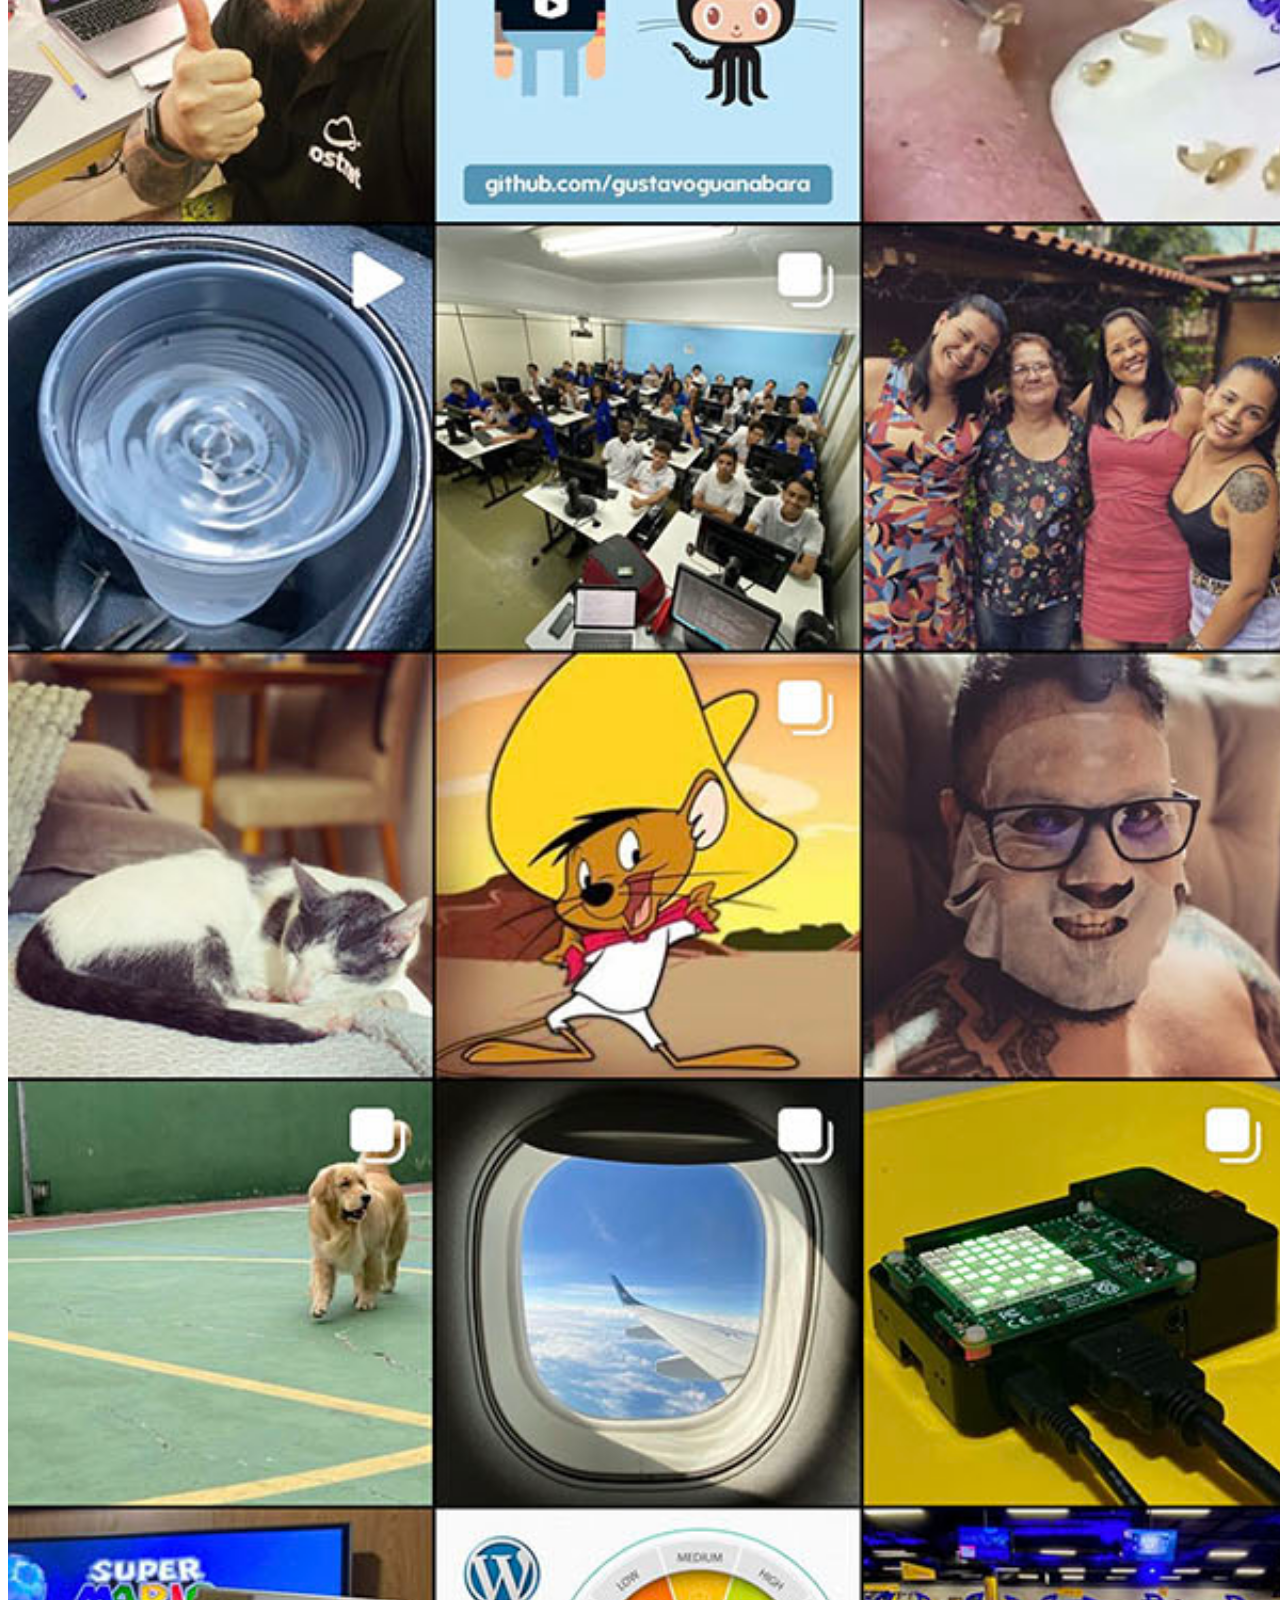
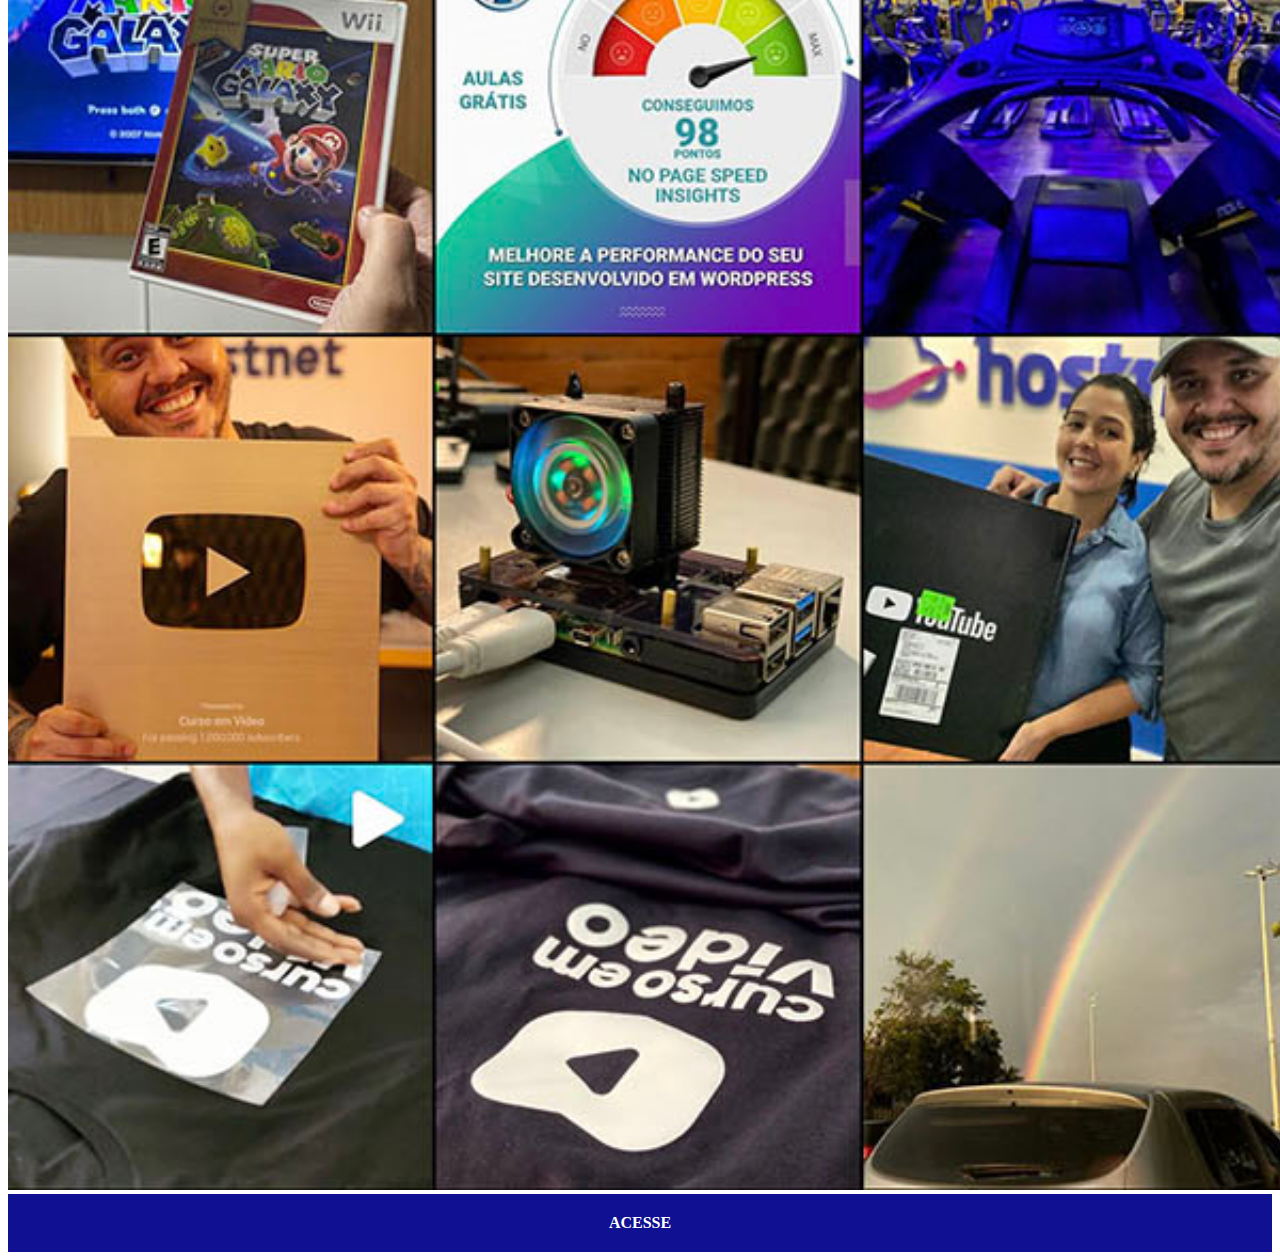
<file: insta.html>
<!DOCTYPE html>
<html lang="pt-br">
<head>
    <meta charset="UTF-8">
    <meta name="viewport" content="width=device-width, initial-scale=1.0">
    <title>instagram</title>
    <link rel="stylesheet" href="estilos/socias.css">
</head>
<body>
    <img src="imagens/tela-instagram.jpg" alt="">
    <a href="https://www.instagram.com/gustavoguanabara/" target="_blank">ACESSE</a>
</body>
</html>
</file>
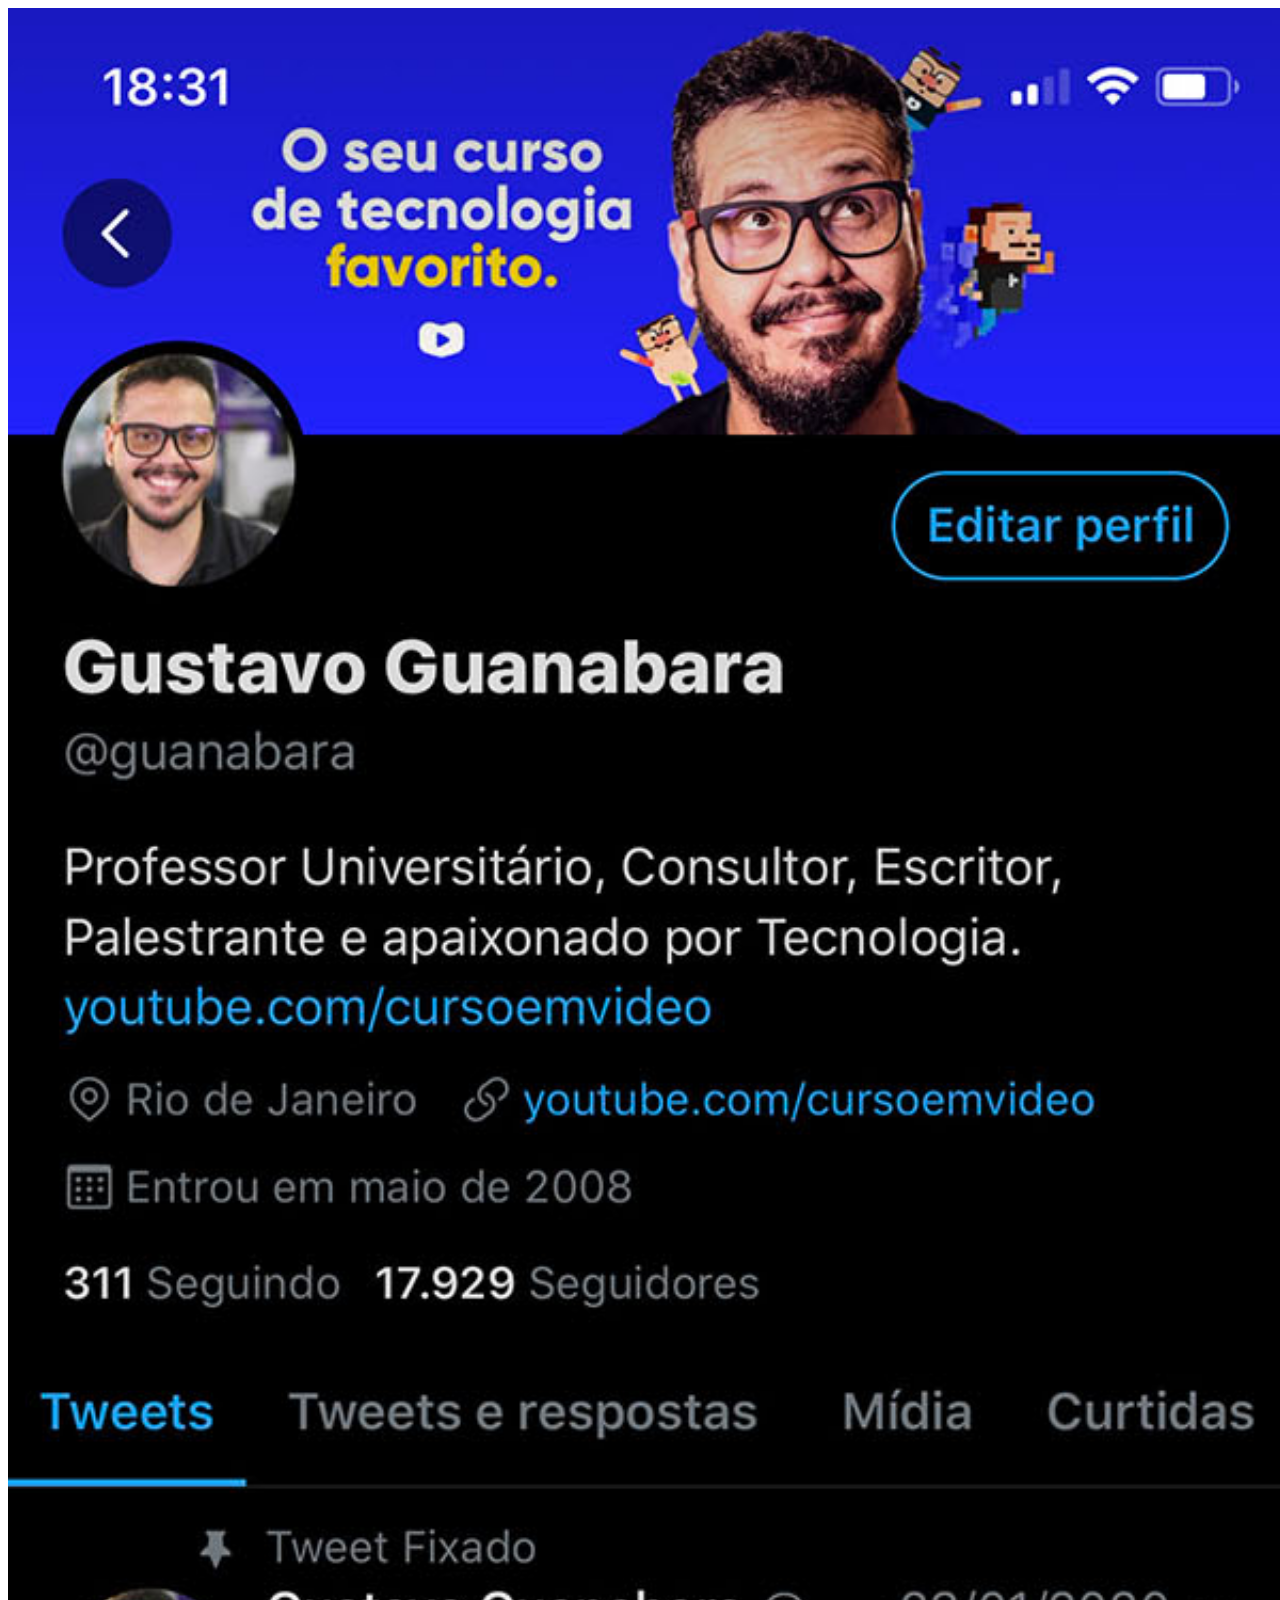
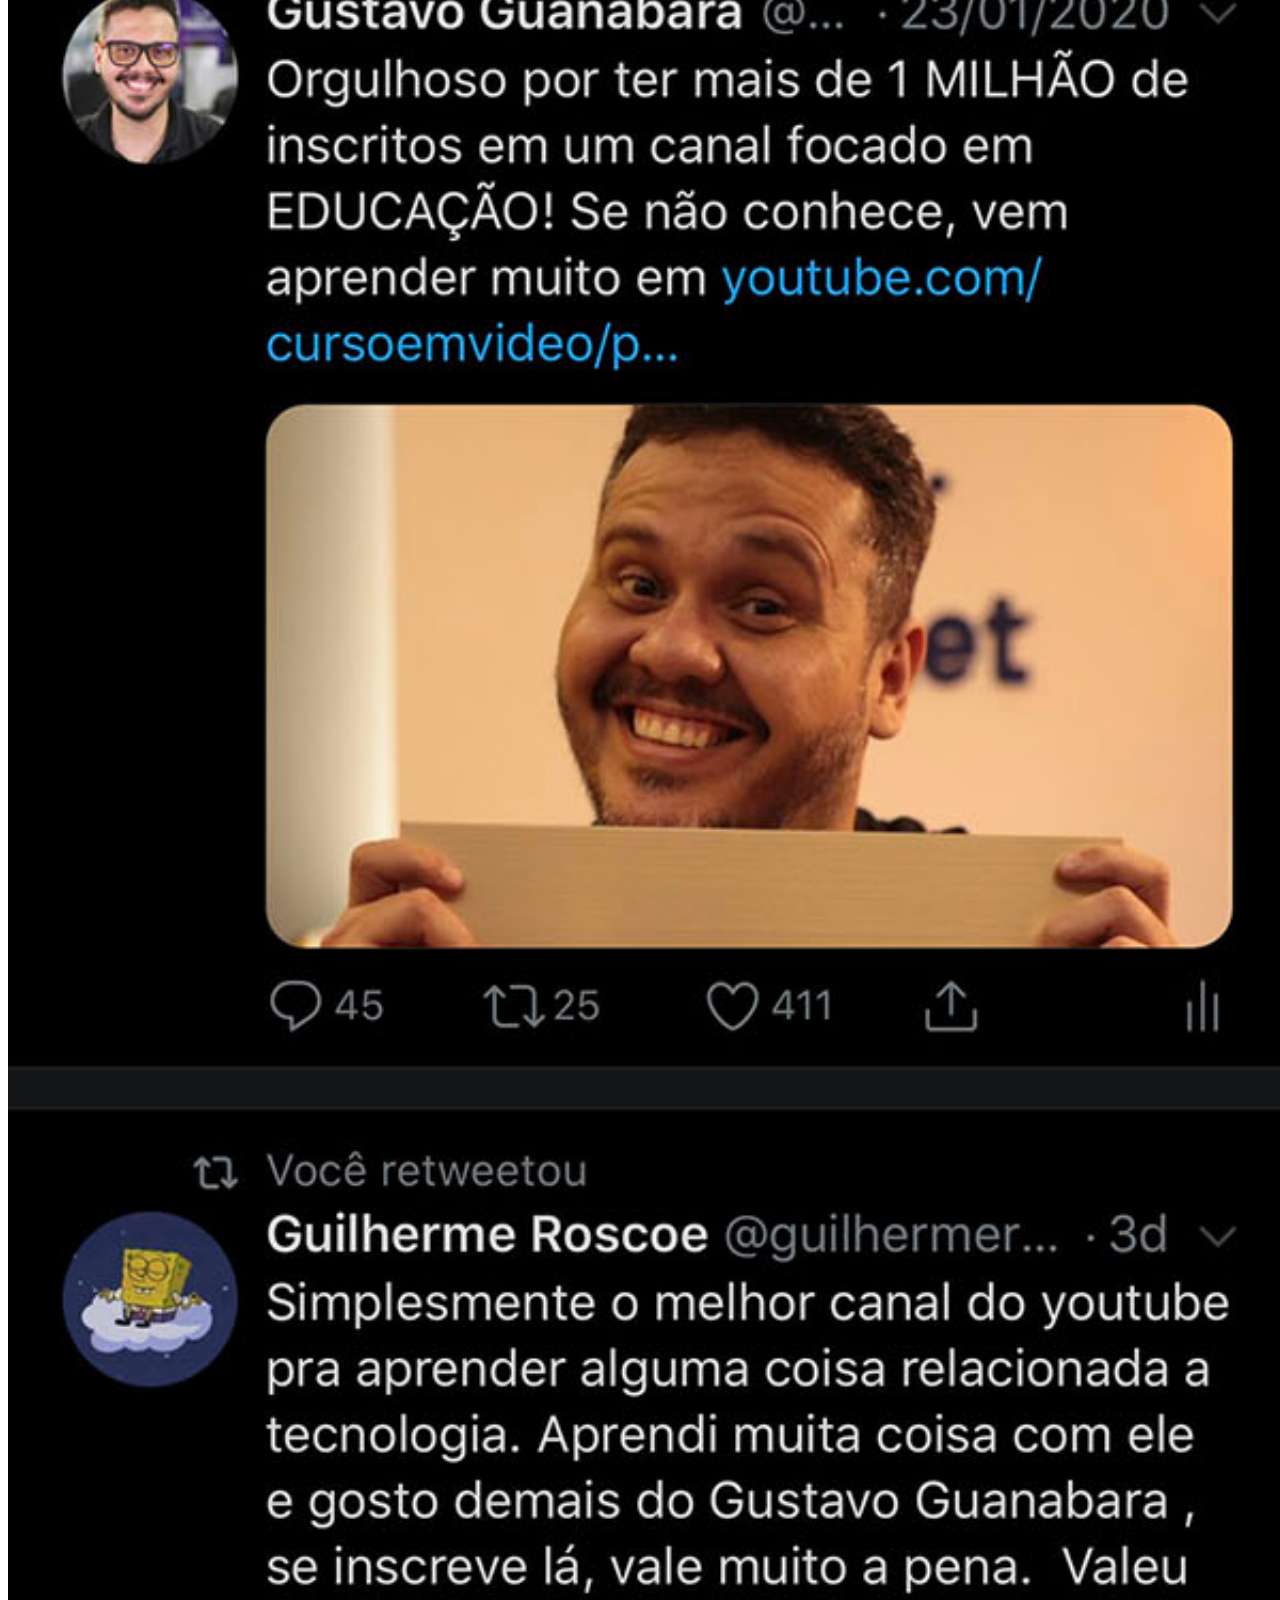
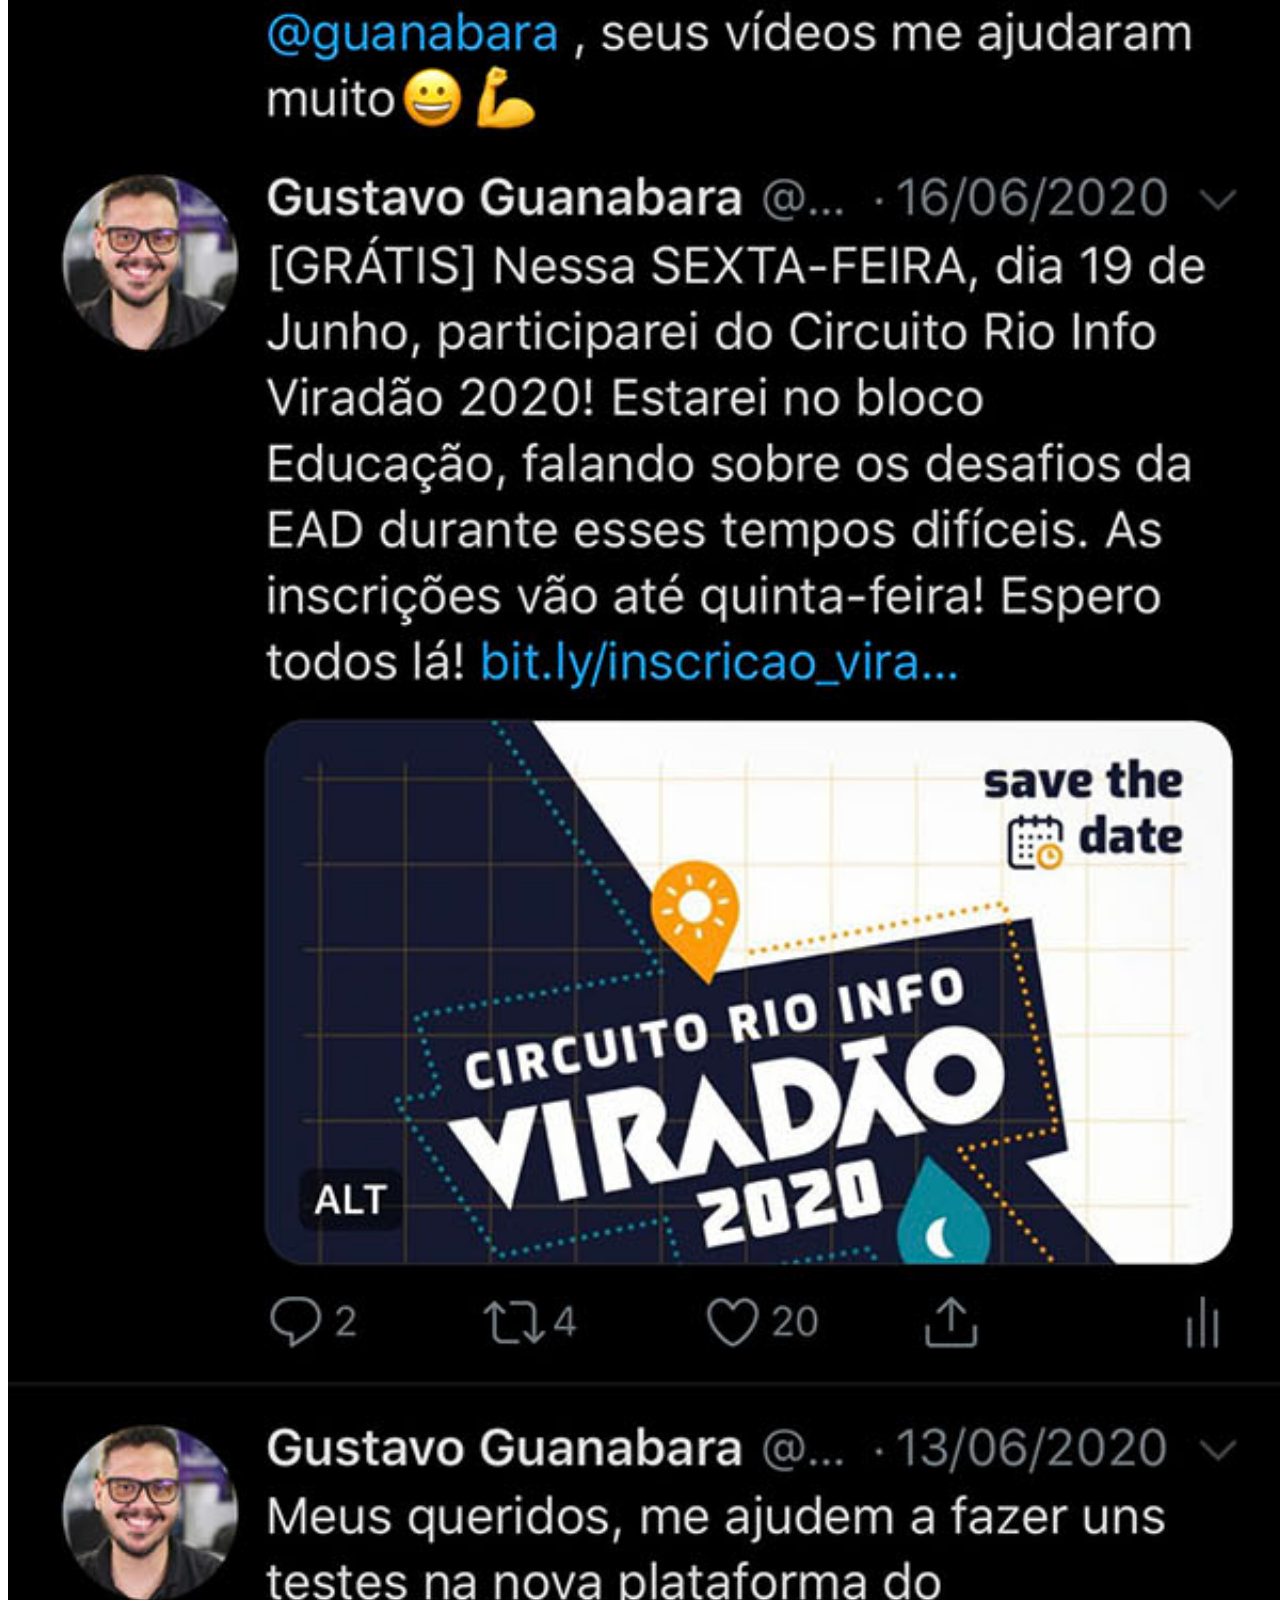
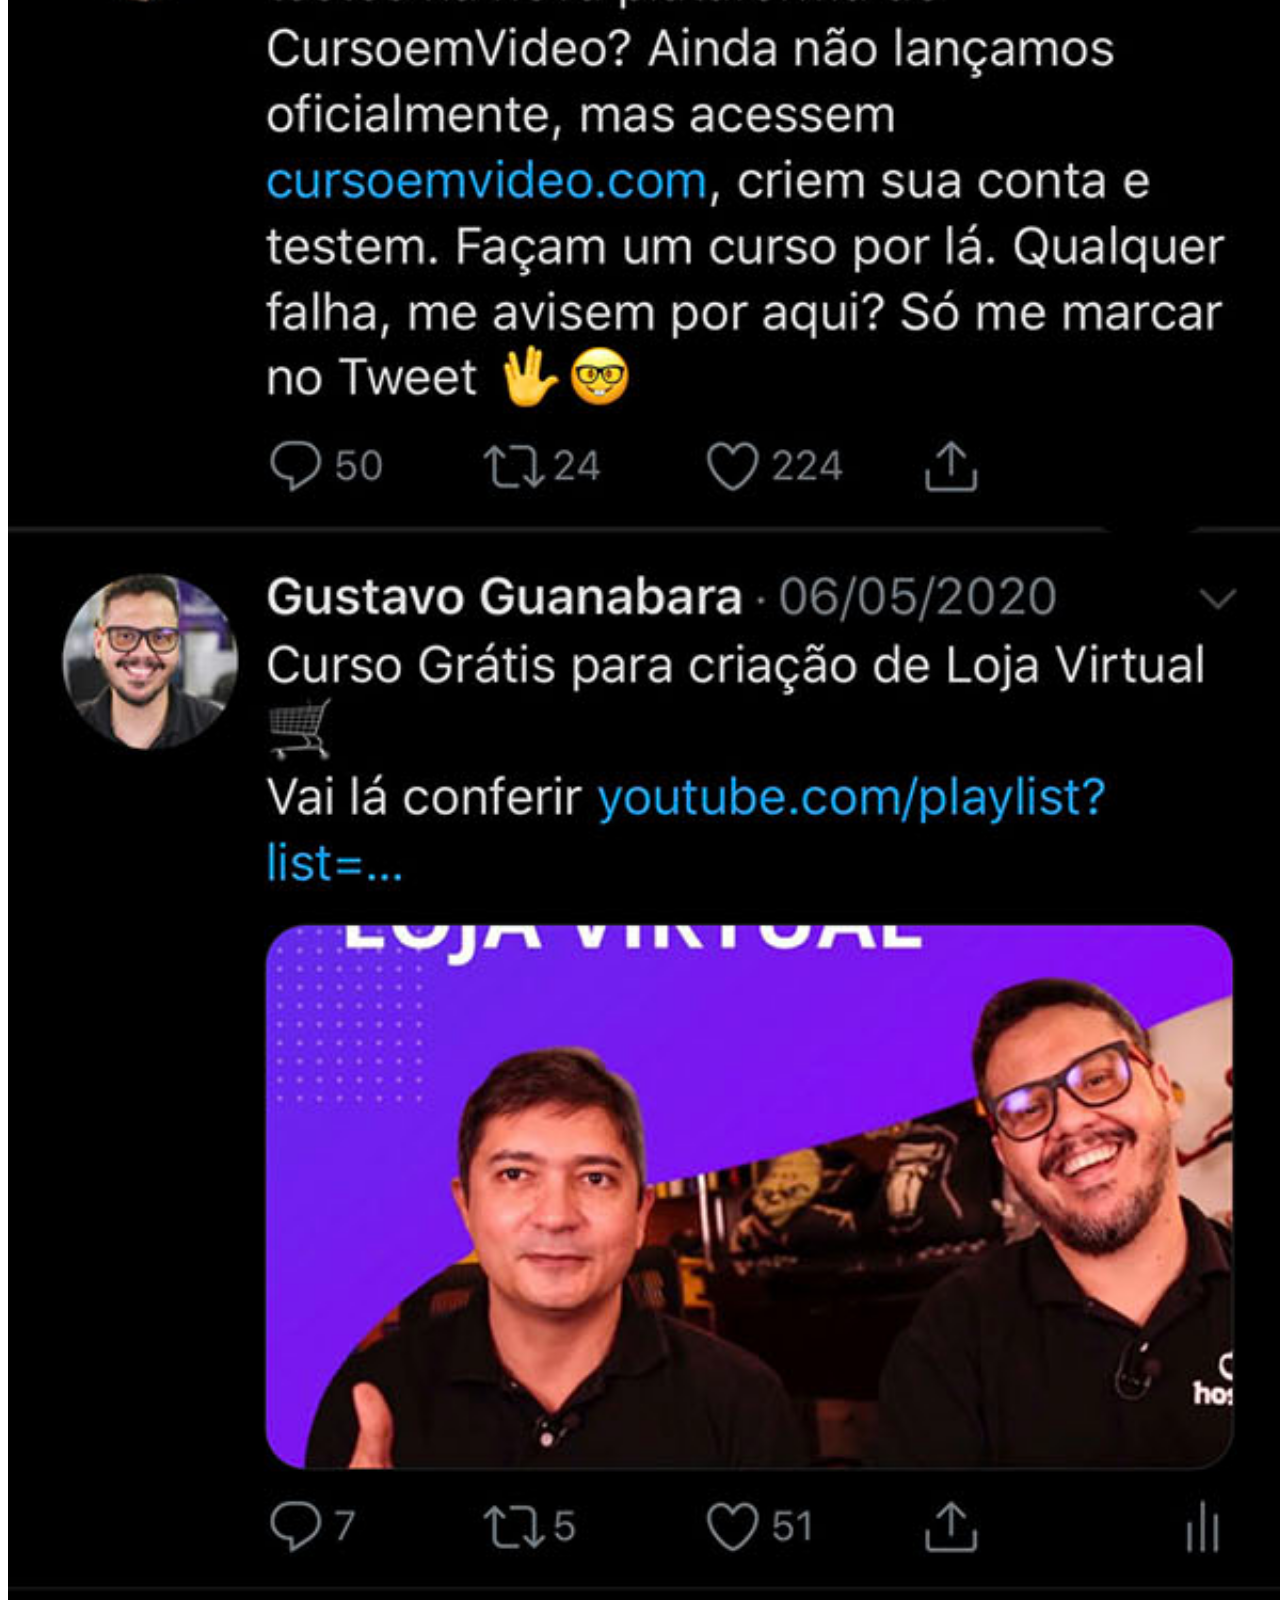
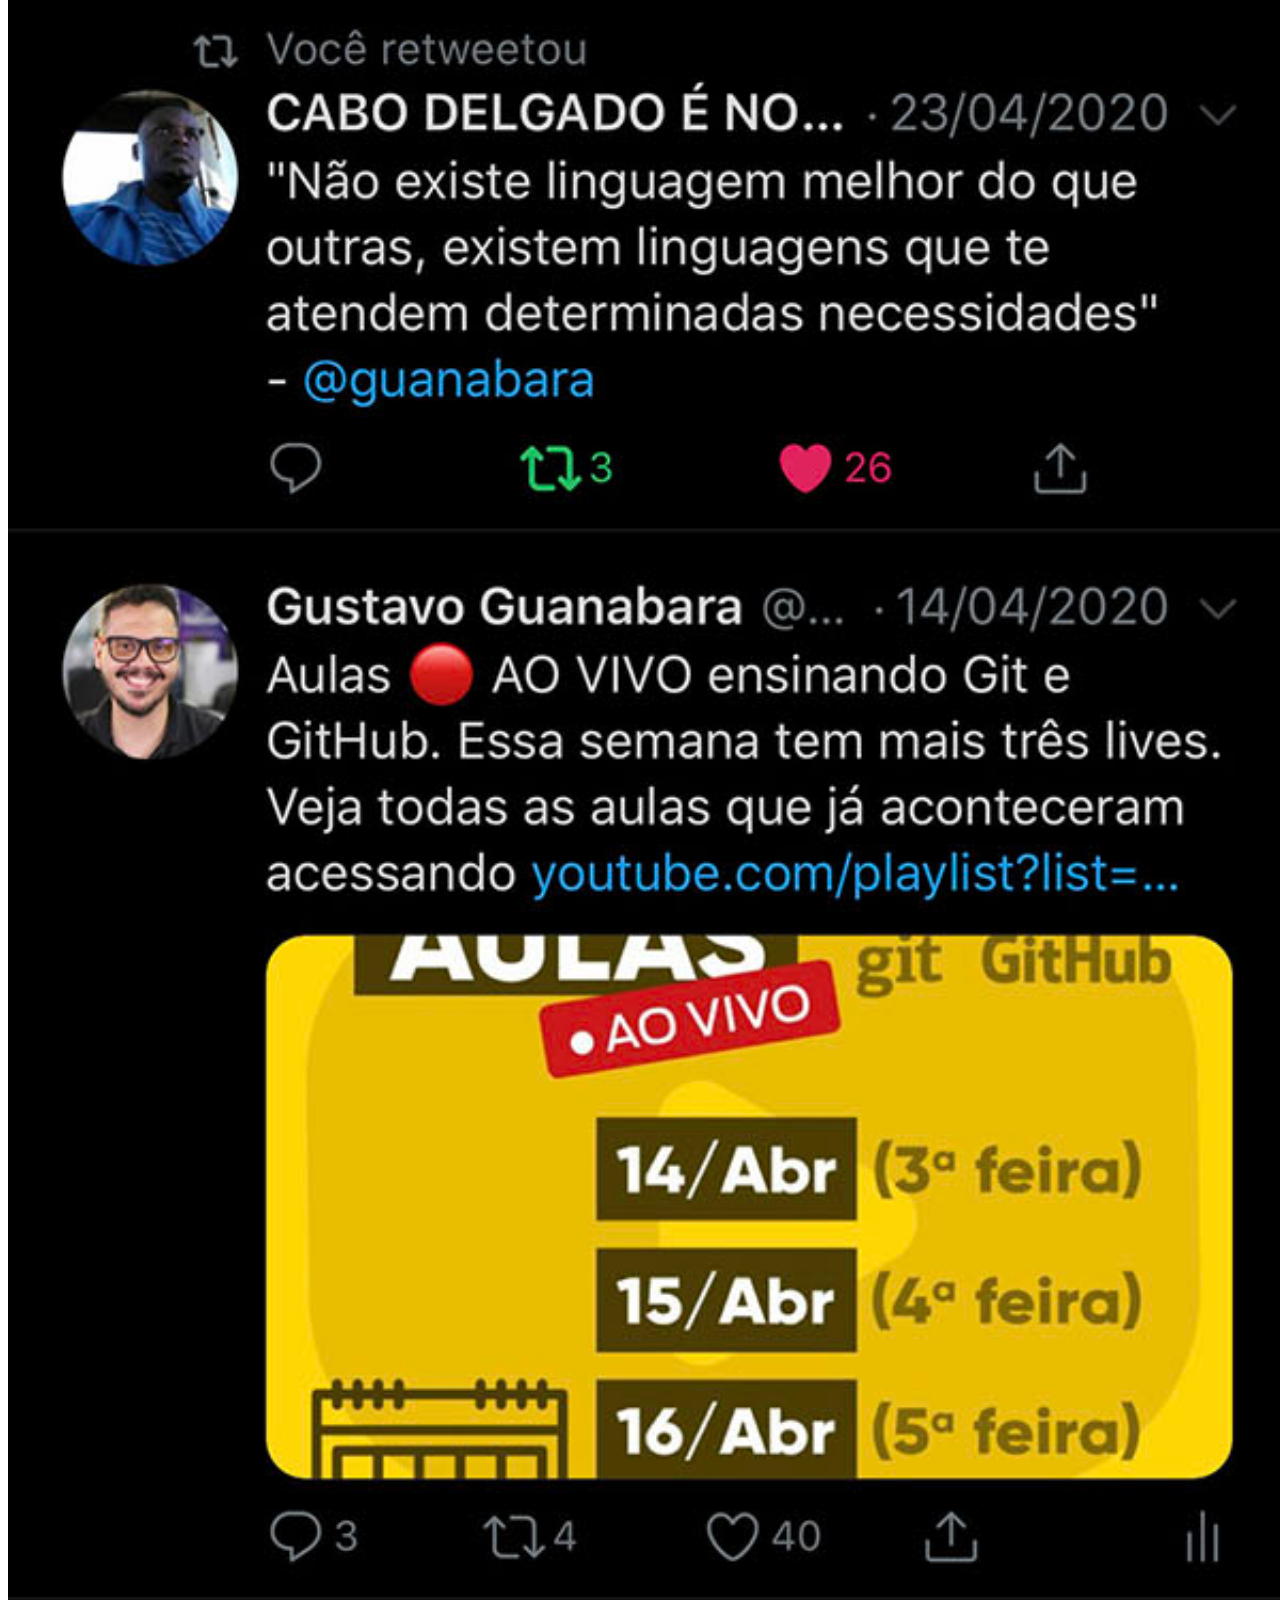
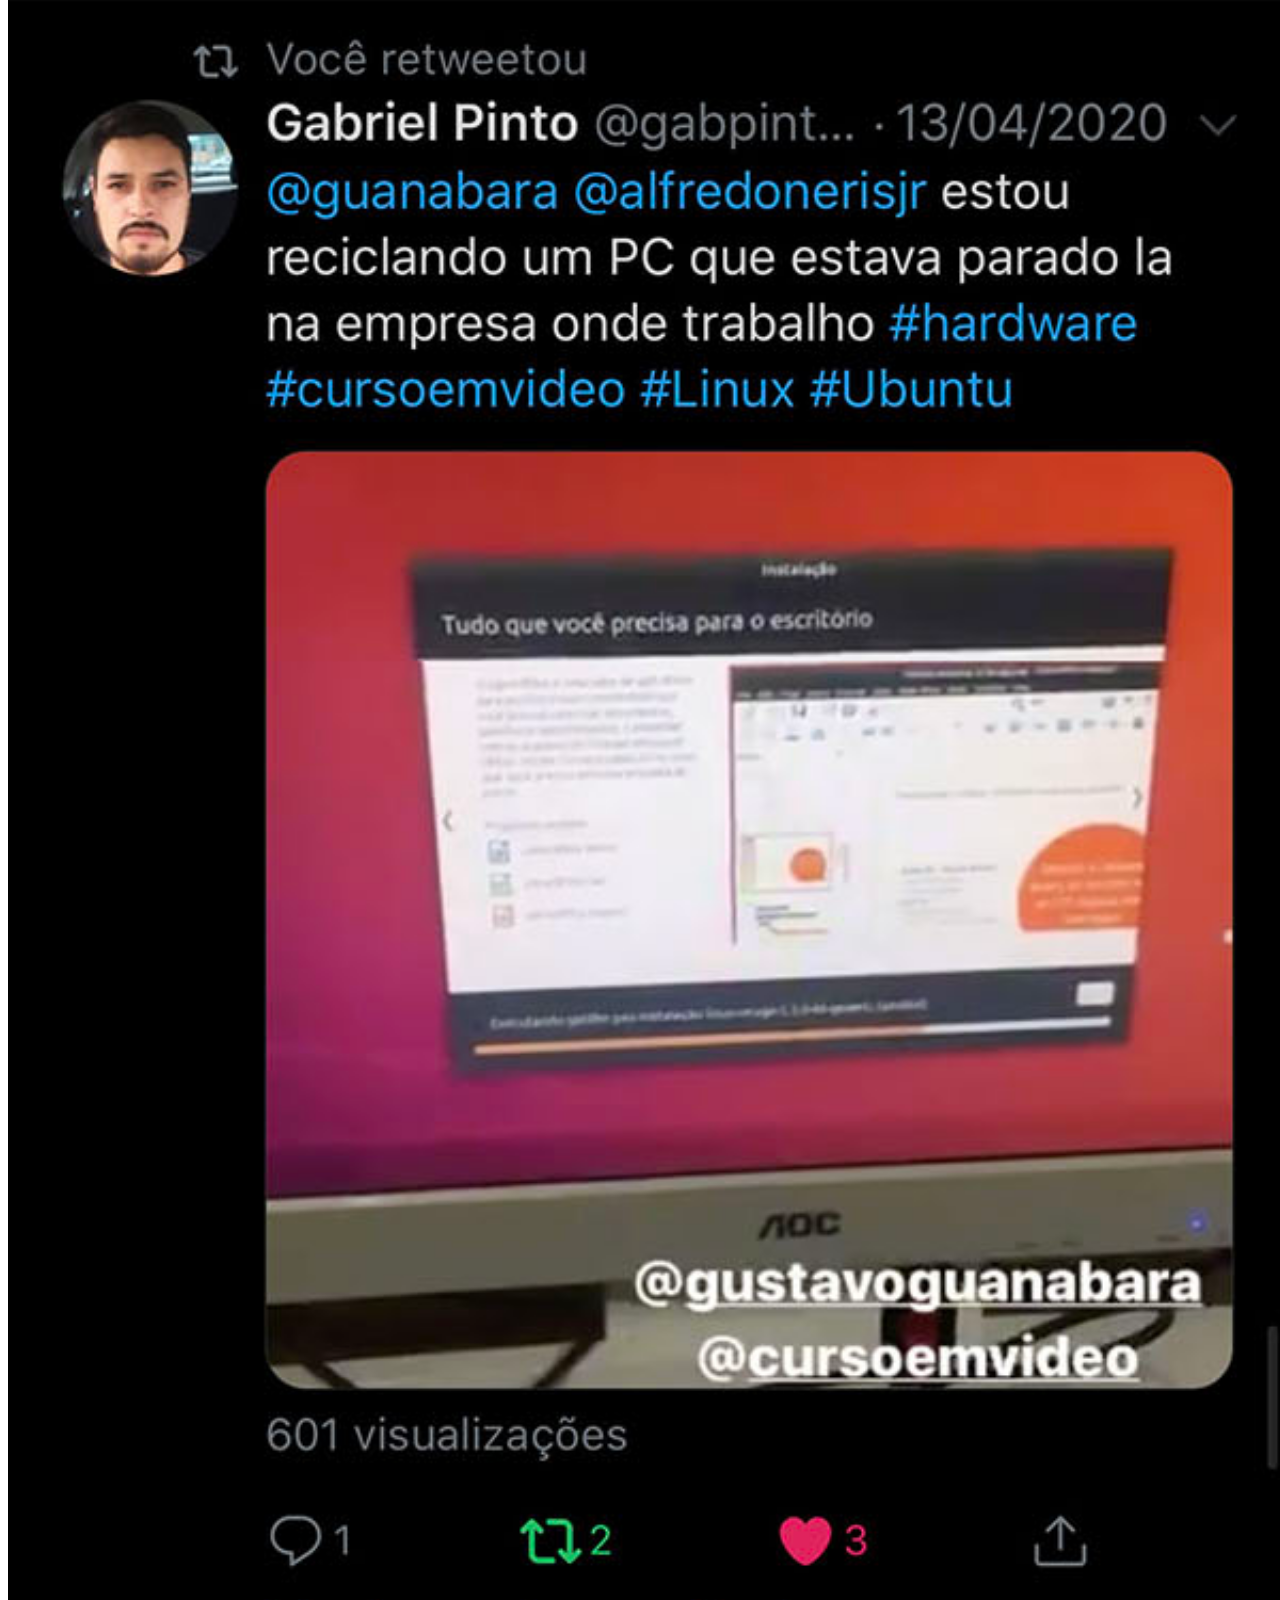
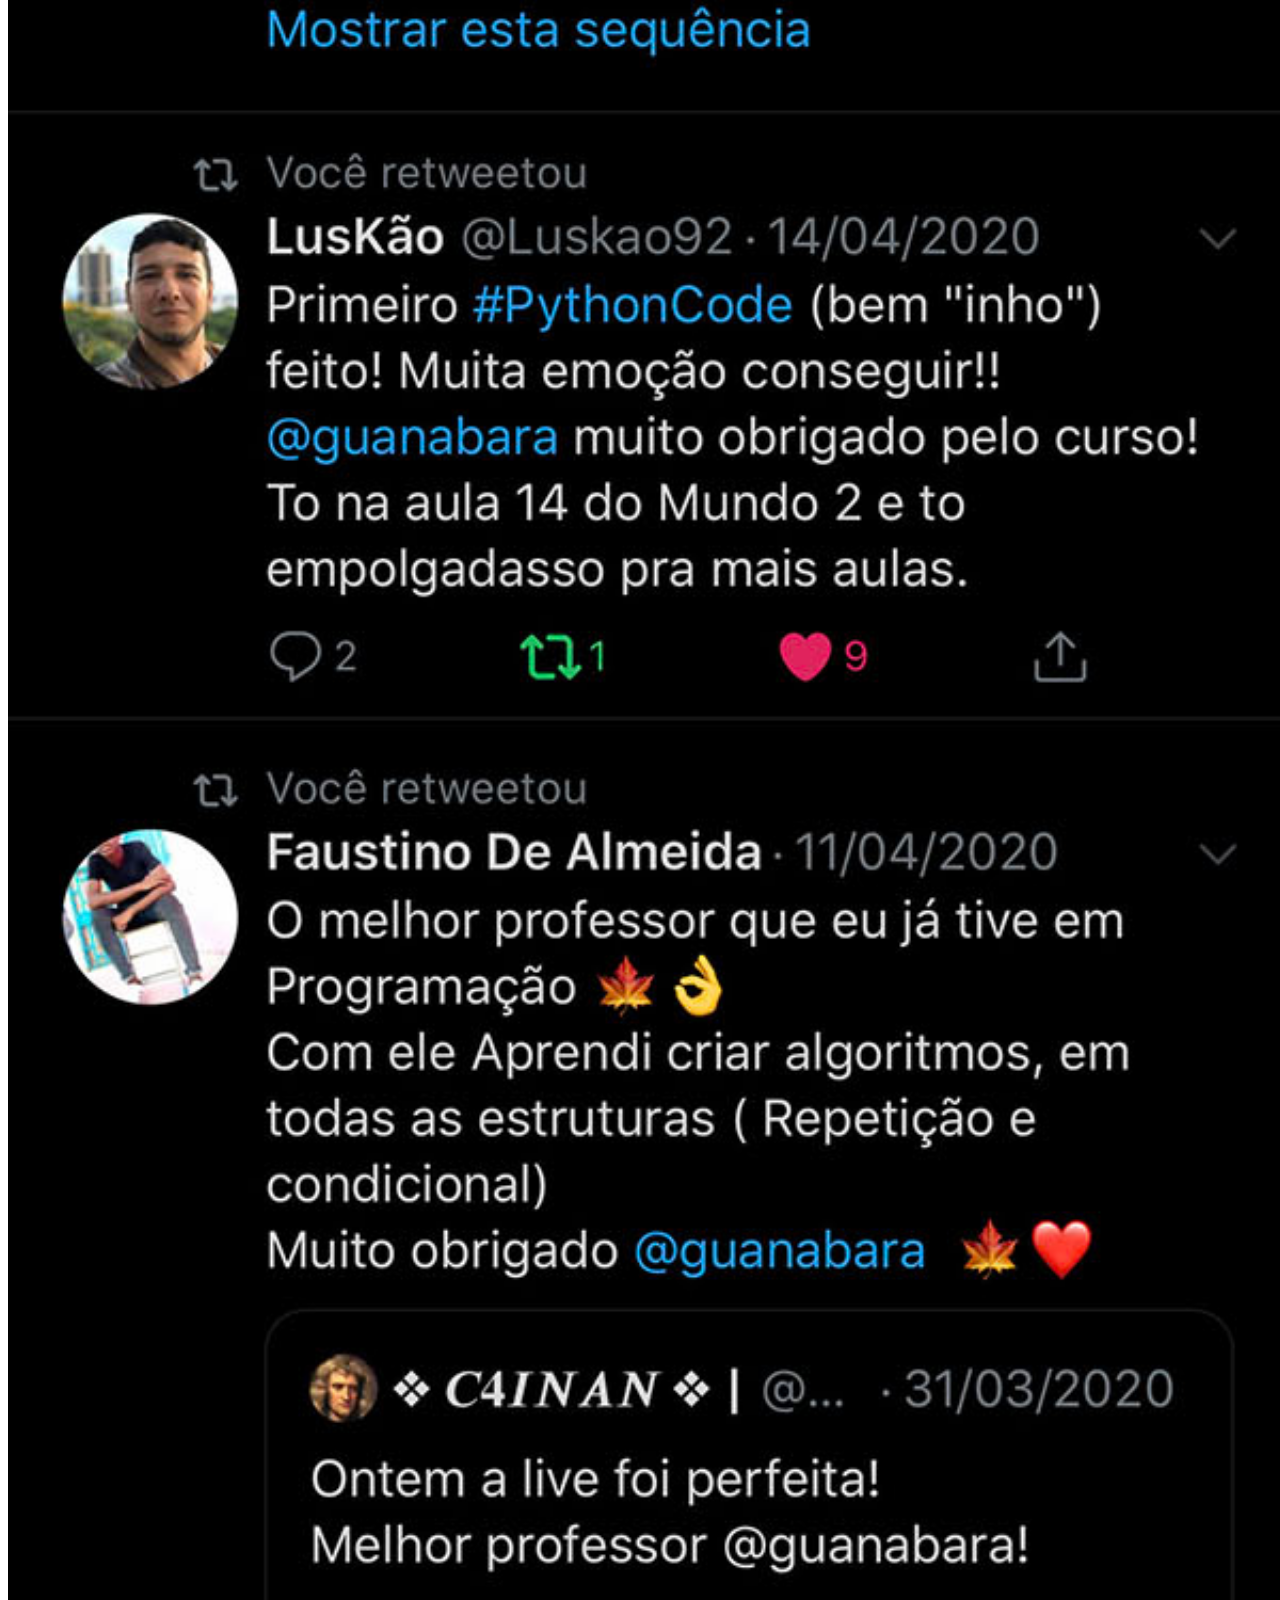
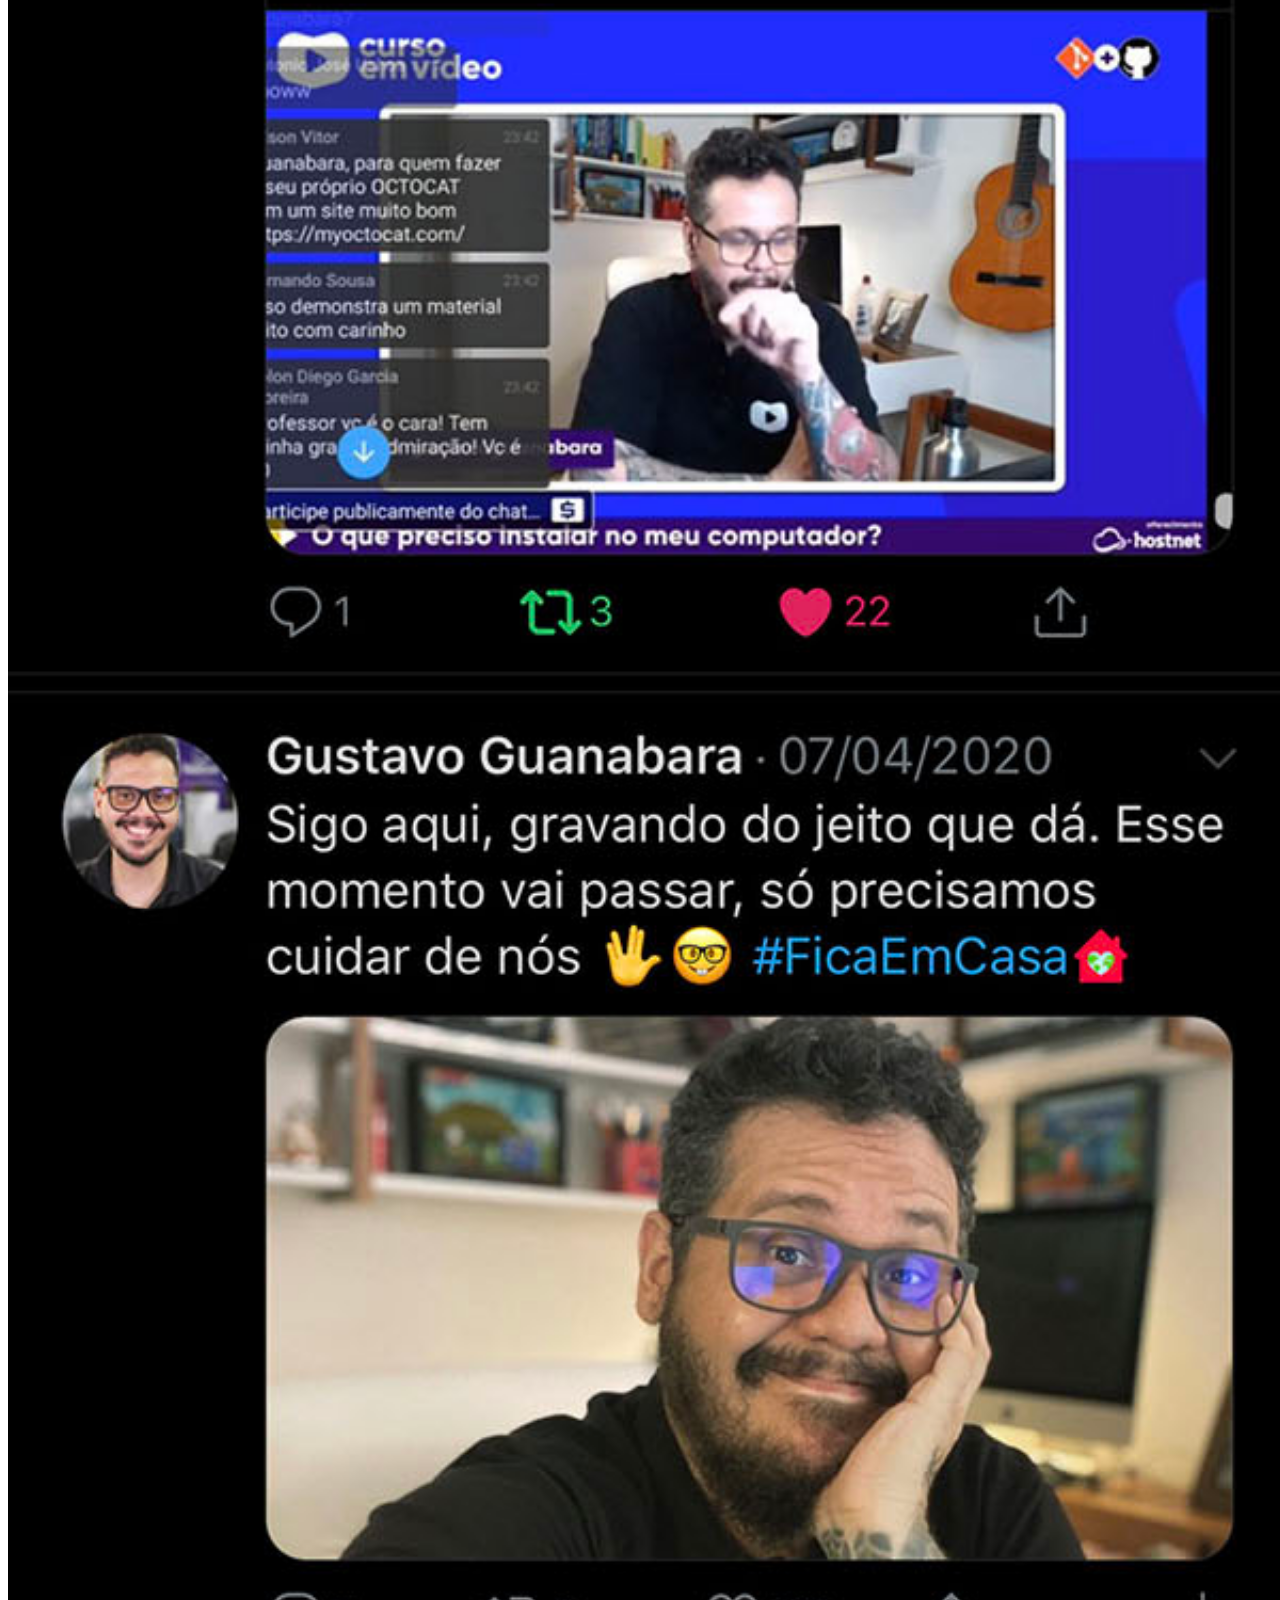
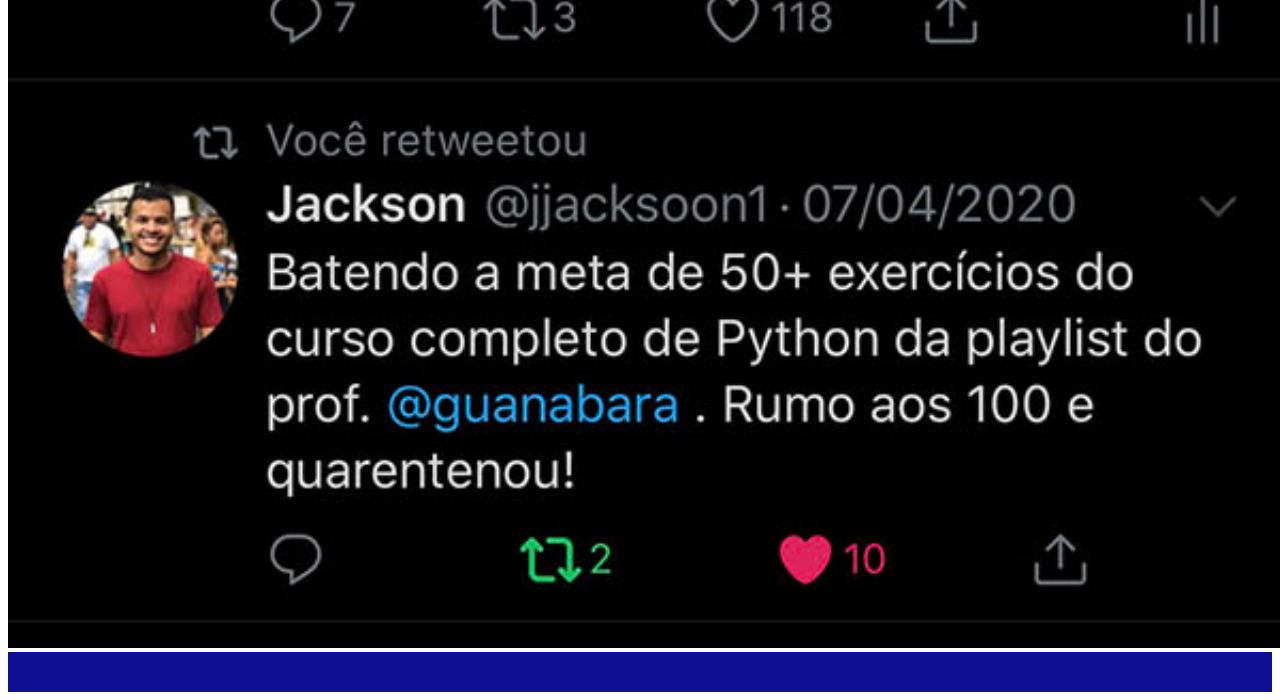
<file: x.html>
<!DOCTYPE html>
<html lang="pt-br">
<head>
    <meta charset="UTF-8">
    <meta name="viewport" content="width=device-width, initial-scale=1.0">
    <title>x</title>
    <link rel="stylesheet" href="estilos/socias.css">
</head>
<body>
    <img src="imagens/tela-twitter.jpg" alt="">
    <a href="https://x.com/guanabara/"></a>
</body>
</html>
</file>
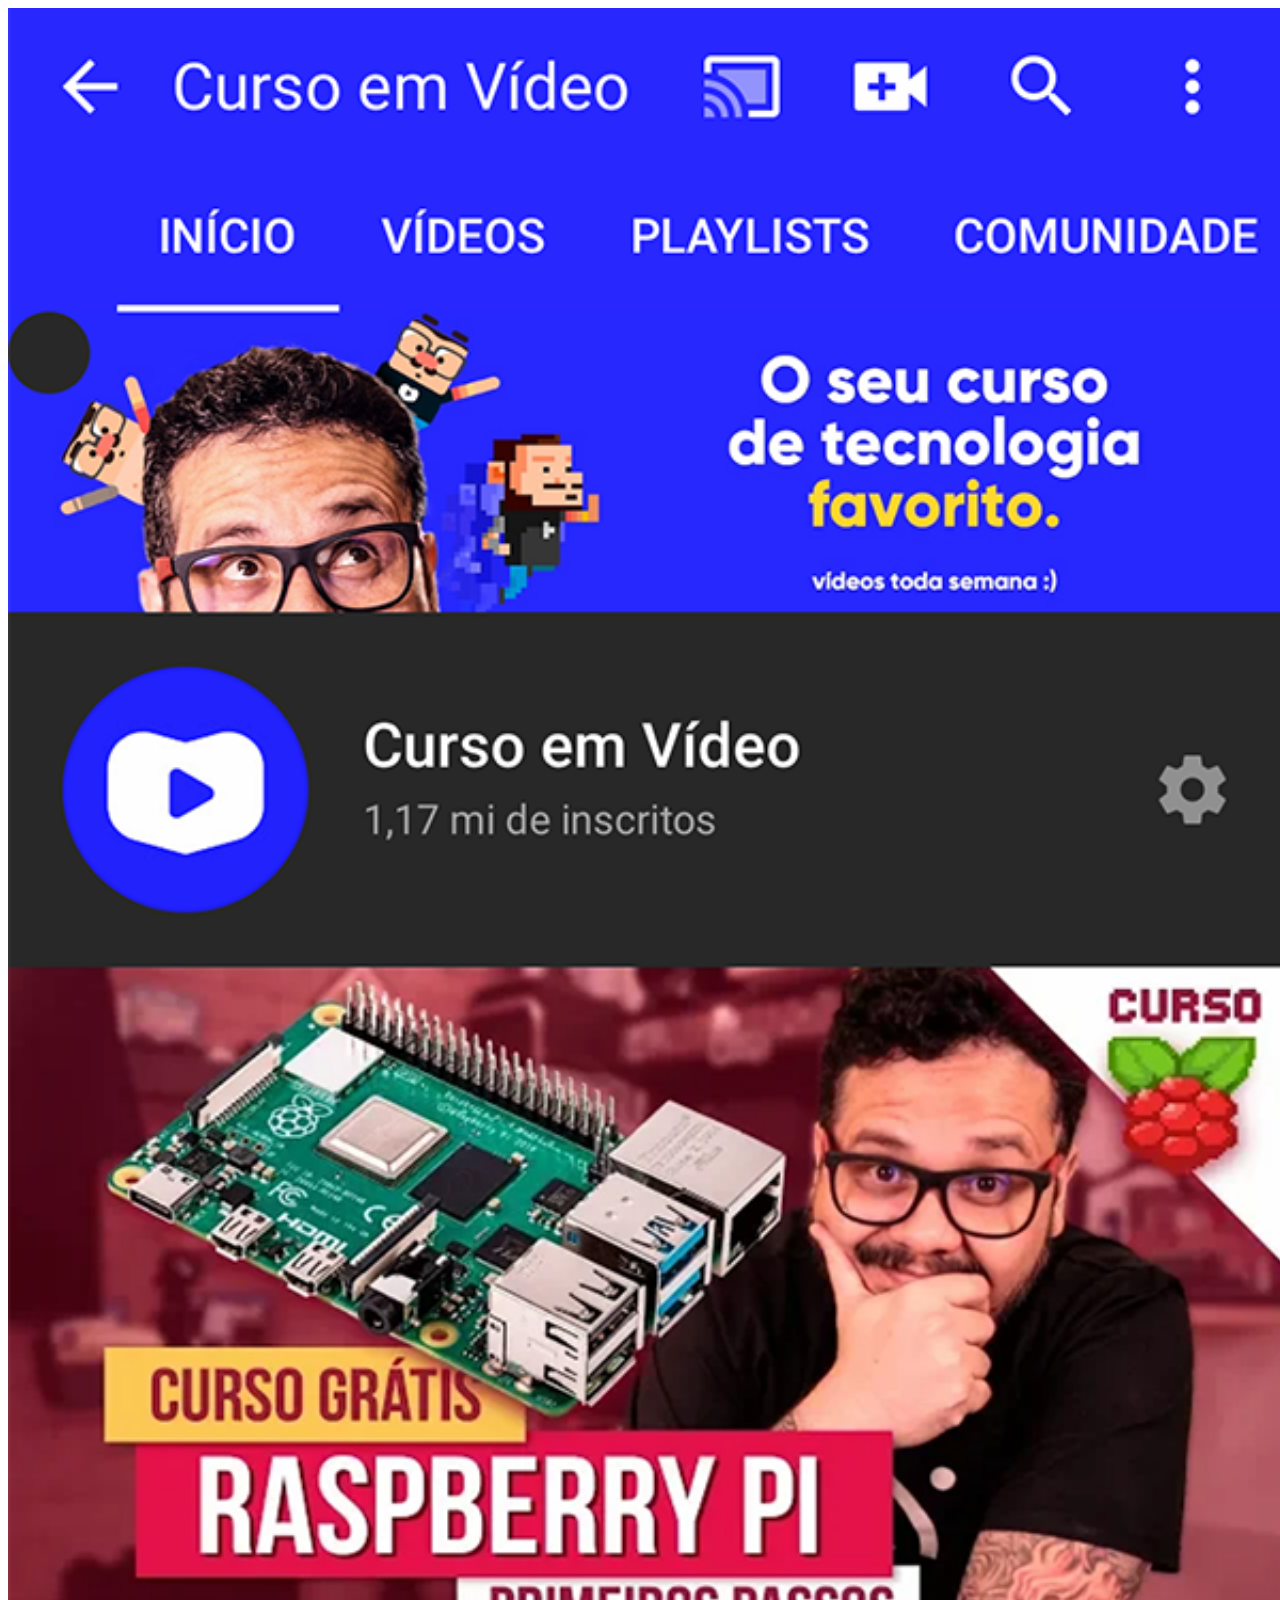
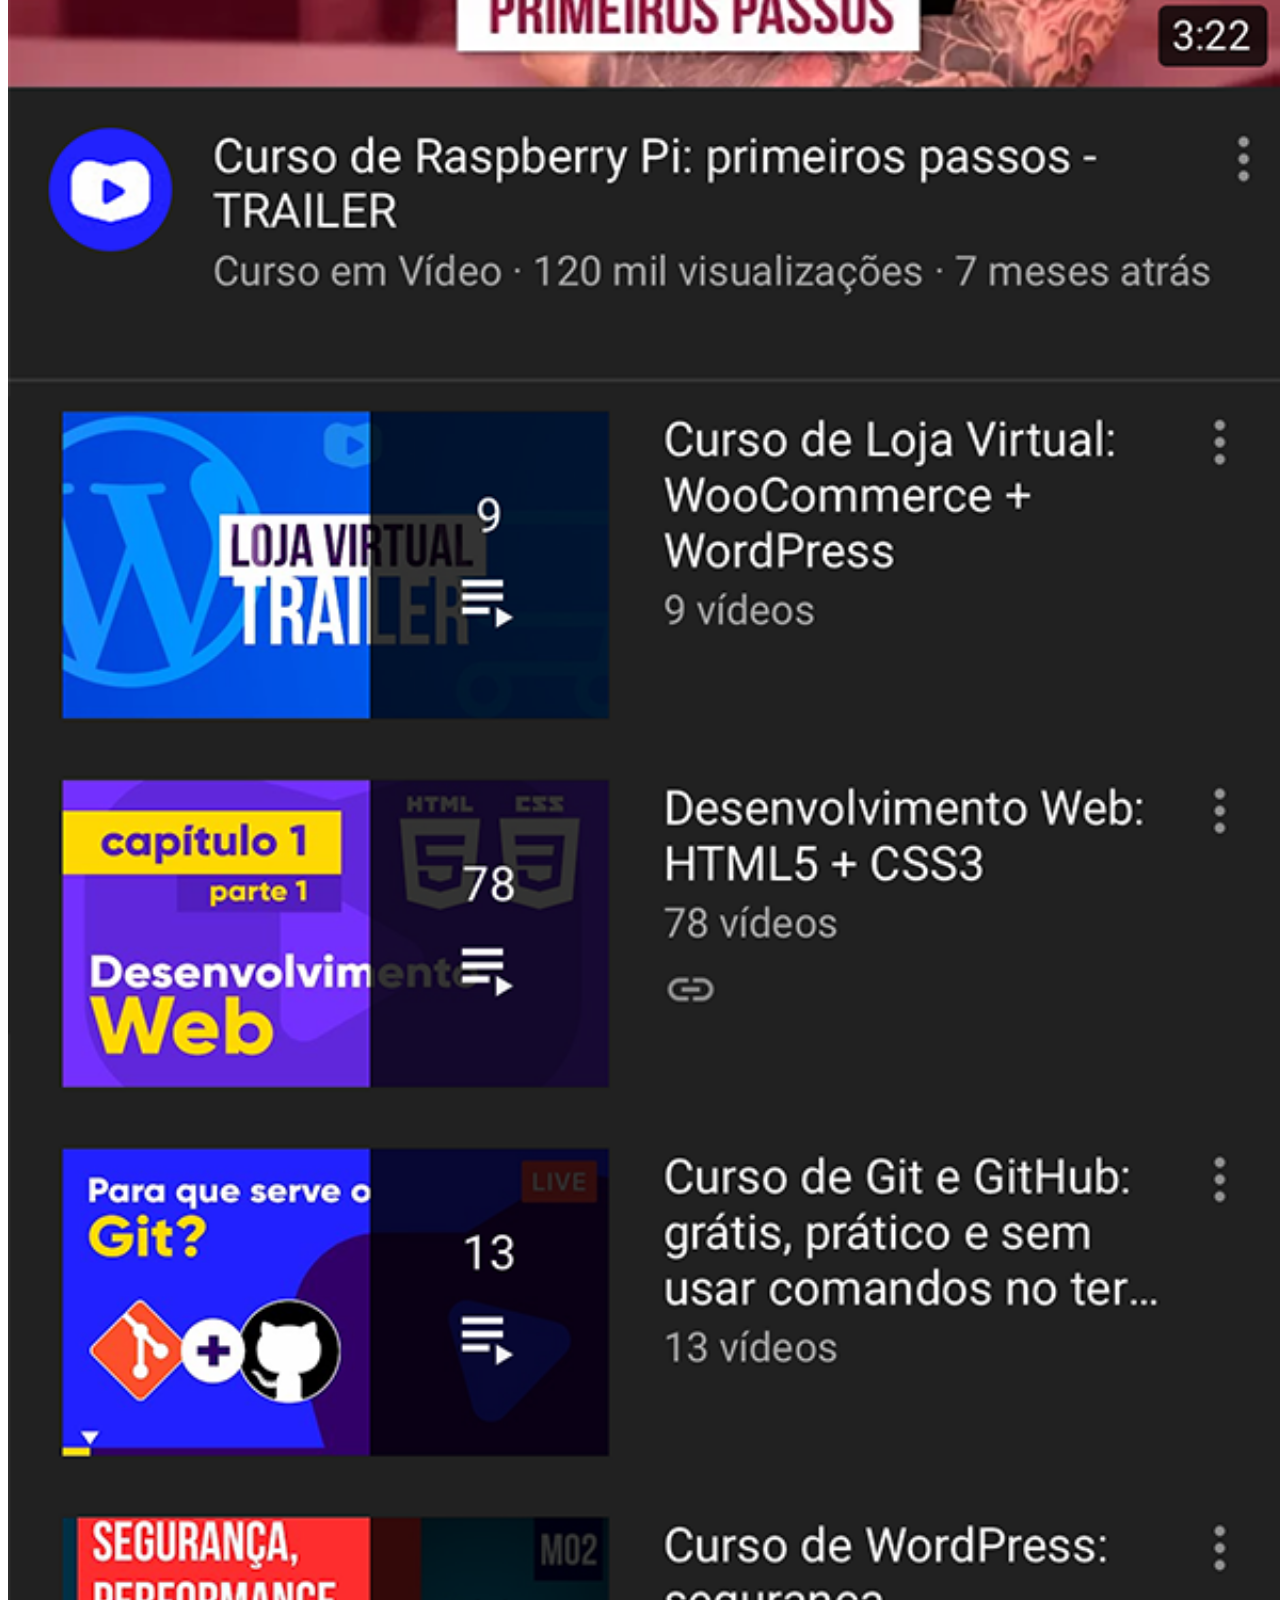
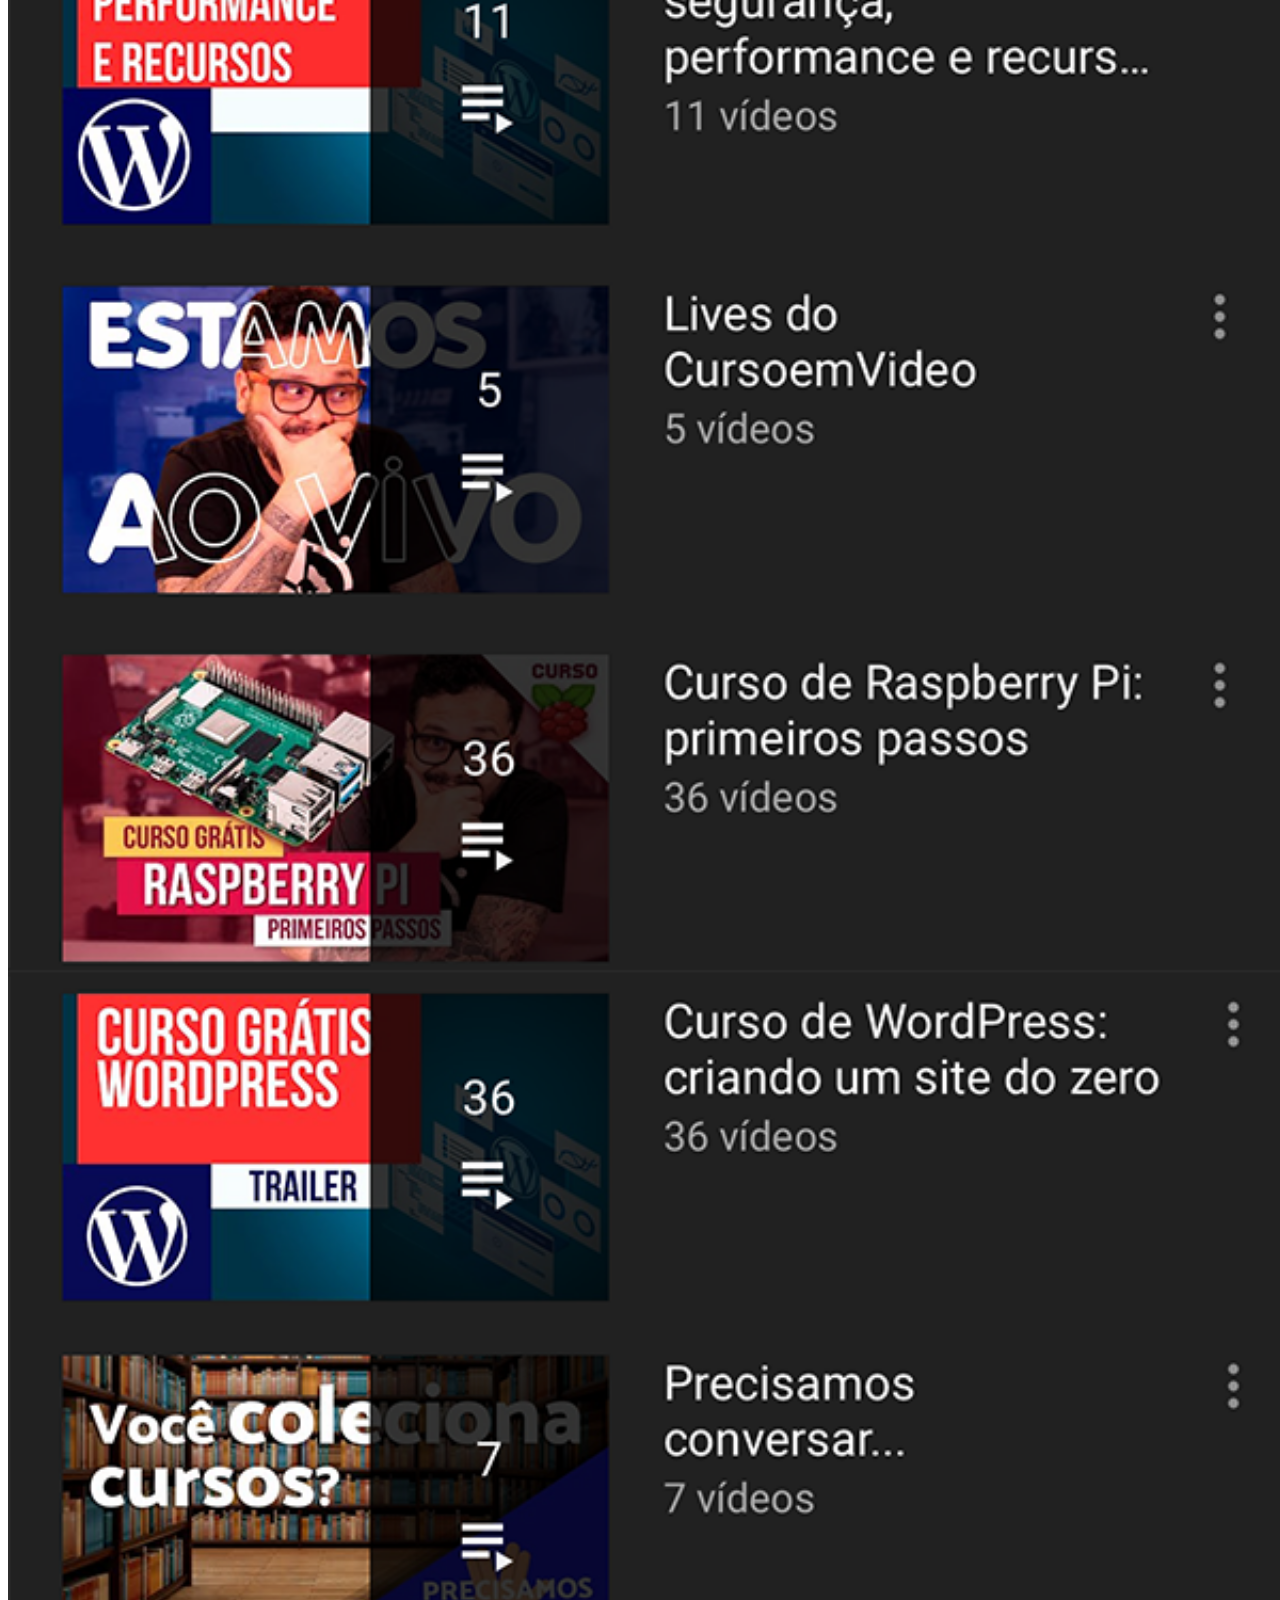
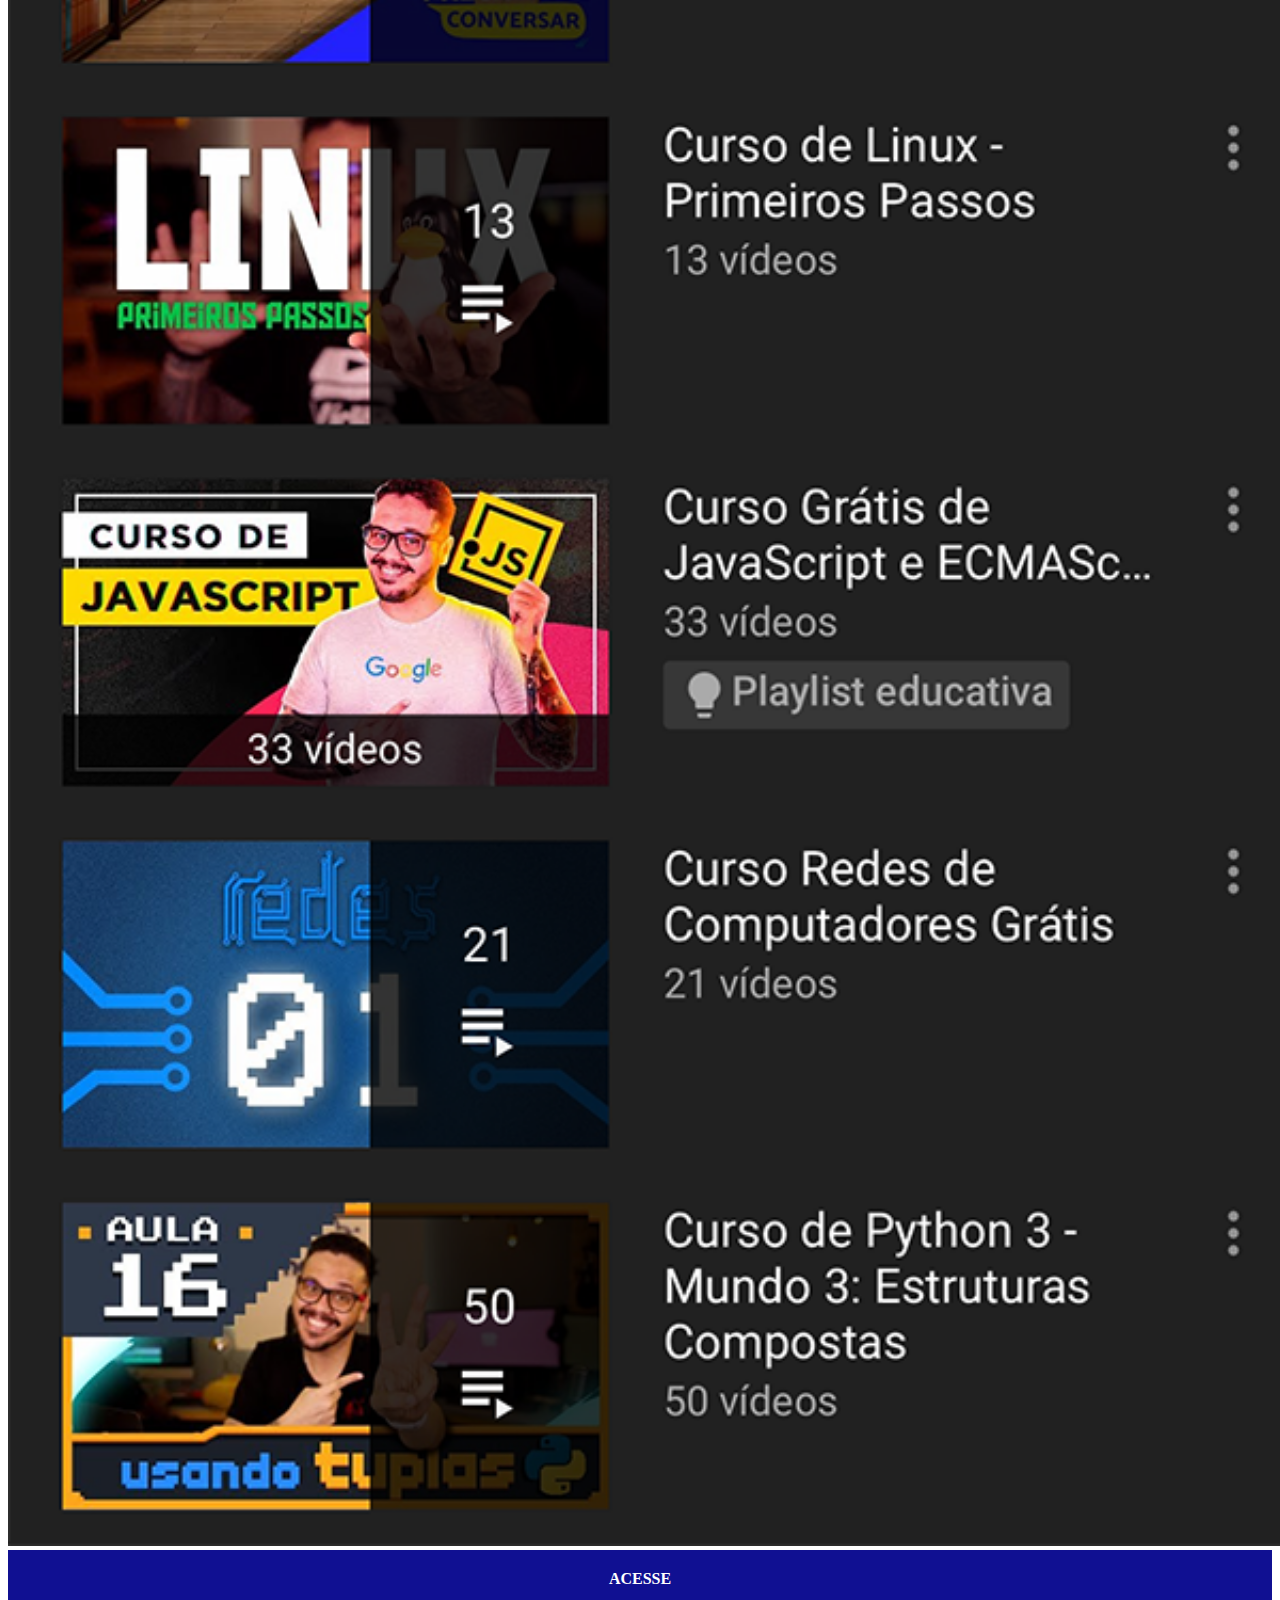
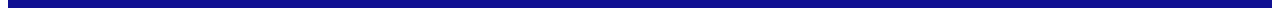
<file: youtube.html>
<!DOCTYPE html>
<html lang="pt-br">
<head>
    <meta charset="UTF-8">
    <meta name="viewport" content="width=device-width, initial-scale=1.0">
    <link rel="stylesheet" href="estilos/socias.css">
    <title>youtube</title>
    <style>
       
    </style>
</head>
<body>
    <img src="imagens/tela-youtube.png" alt="youtube">
    <a href="https://www.youtube.com/c/CursoemV%C3%ADdeo" target="_blank">ACESSE</a>
</body>
</html>
</file>
<file: estilos/style.css>
@charset "UTF-8";

*{
    margin: 0px;
    padding: 0px;
    font-family: Arial, Helvetica, sans-serif;
}

html, body{
    height: 100vh;
    width: 100vw;
    background-color: black;
}

body{
    background: url(../imagens/fundo-madeira.jpg) no-repeat top center;
    background-size: cover;
    background-attachment: fixed;
}

main{
    height: 100vh;
    position: relative;
    
}

section#telefone{
    position: absolute;
    top: 50%;
    left: 50%;
    transform: translate(-50%, -50%);

    height: 627px;
    width: 311px;
    background: url('../imagens/frame-iphone.png') no-repeat;

}

iframe#tela{
    position: relative;
    top: 80px;
    left: 22px;
    width: 267px;
    height: 474px;
}

section#redes-sociais img{
    width: 50px;
    margin: 10px;
    border-radius: 50%;
    box-shadow: 2px 2px 5px rgba(0, 0, 255, 0.322);
    box-sizing: border-box;
}

section#redes-sociais img:hover{
    border: 2px solid rgba(255, 255, 255, 0.61);
    transform: translate(-3px, -3px);
    box-shadow: 5px 5px 10px blue;
    transition: transform .3s, border 0.8s;
}
</file>
<file: estilos/socias.css>
@charset "UTF-8":

*{
    margin: 0px;
    padding: 0px;
}

::-webkit-scrollbar{
    width: 0px;
    height: 0px;
}

img {
    width: 100vw;
}

a{
    display: block;
    background-color: rgba(0, 0, 139, 0.938);
    color: white;
    padding: 20px;
    text-align: center;
    font-weight: bolder;
    text-decoration: none;
    
} 

a:hover{
    background-color: blue;
}
</file>
